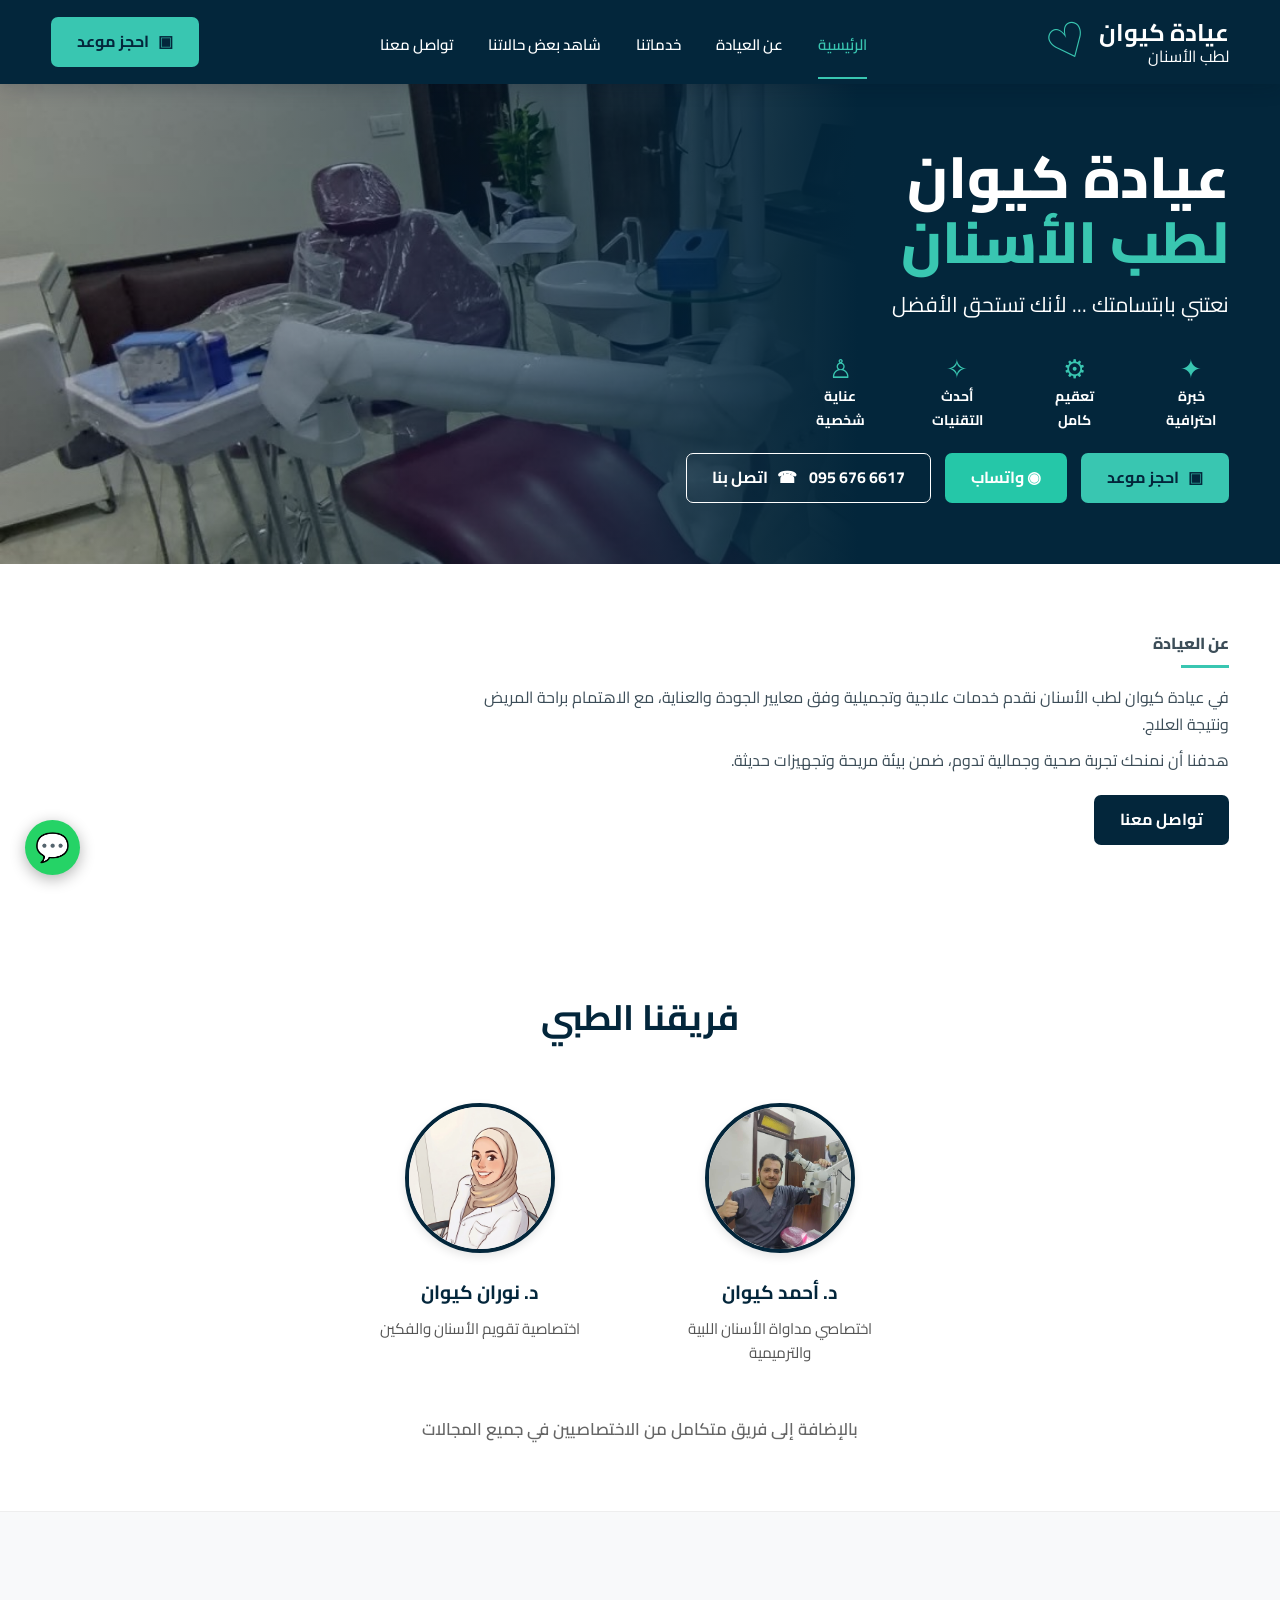
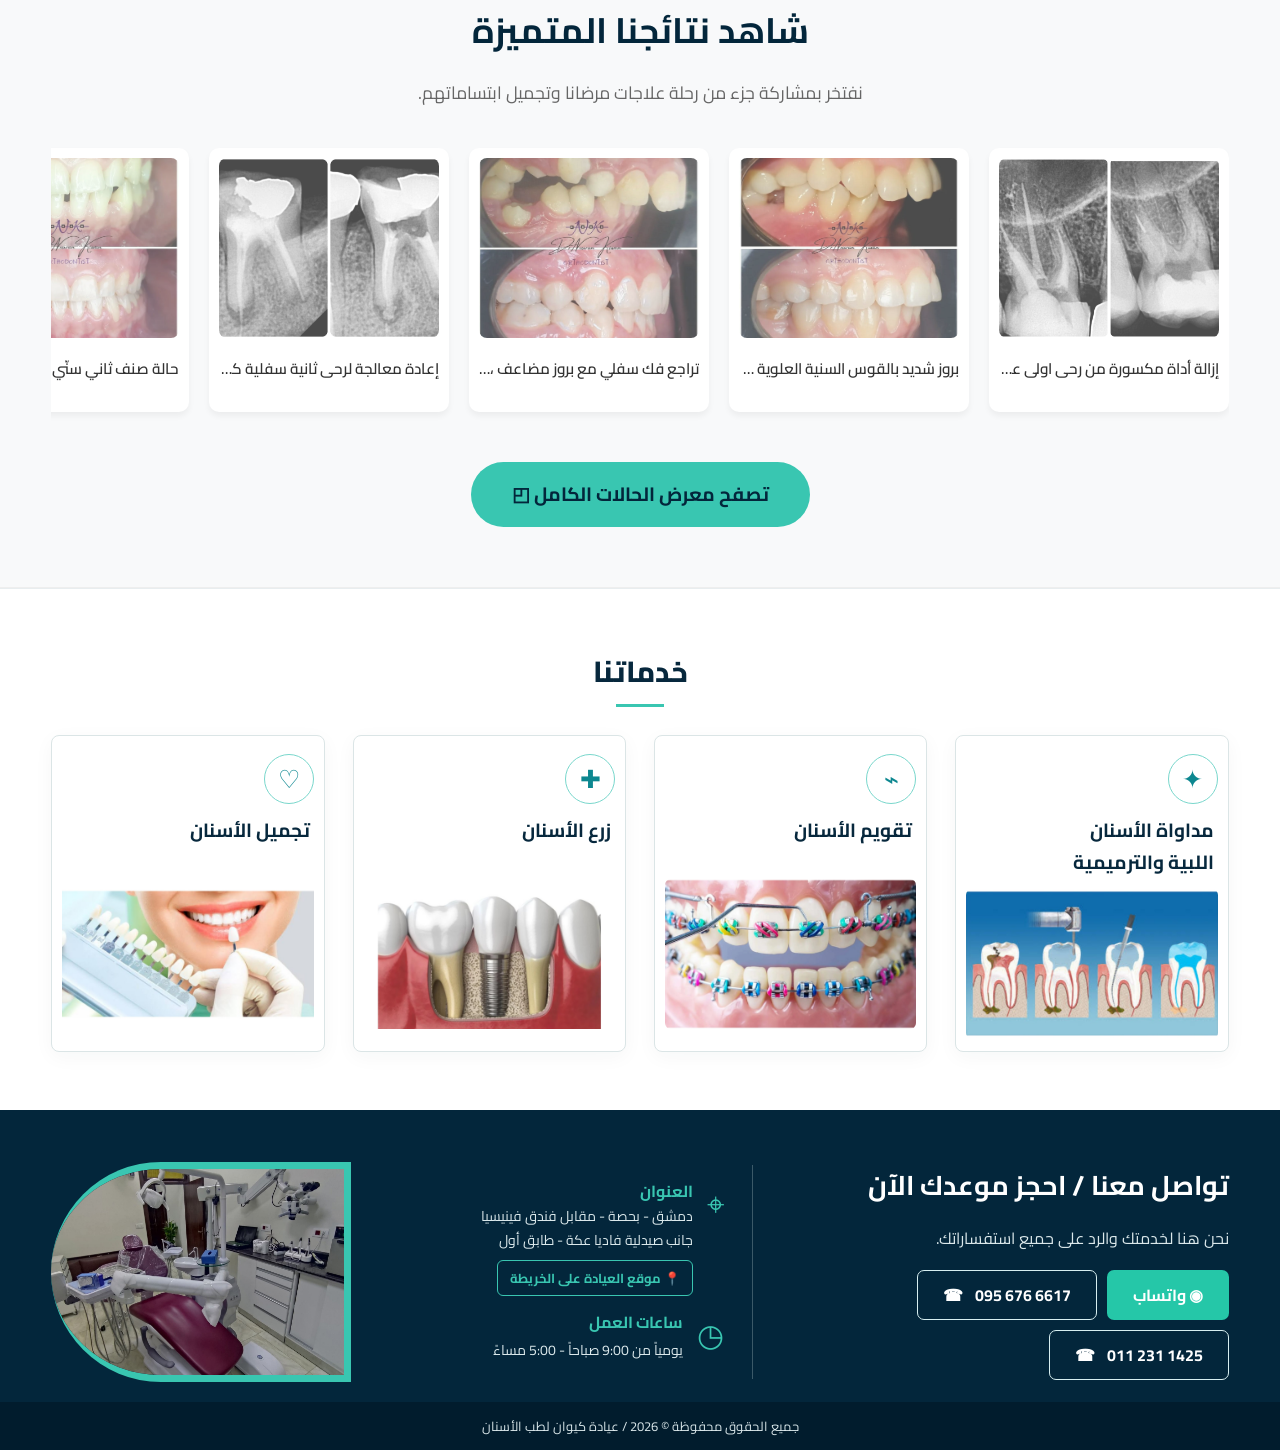
<file: index.html>
<!doctype html>
<html lang="ar" dir="rtl">
<head>
  <!-- Google tag (gtag.js) -->
  <script async src="https://www.googletagmanager.com/gtag/js?id=G-BDJBF6QRRG"></script>
  <script>
    window.dataLayer = window.dataLayer || [];
    function gtag(){dataLayer.push(arguments);}
    gtag('js', new Date());

    gtag('config', 'G-BDJBF6QRRG');
  </script>

  <meta charset="utf-8">
  <meta name="viewport" content="width=device-width, initial-scale=1">
  <meta name="theme-color" content="#03263b">
  <meta name="description" content="عيادة كيوان لطب الأسنان - دمشق">
  <title>عيادة كيوان لطب الأسنان</title>
  <link rel="preconnect" href="https://fonts.googleapis.com">
  <link rel="preconnect" href="https://fonts.gstatic.com" crossorigin>
  <link href="https://fonts.googleapis.com/css2?family=Cairo:wght@400;500;600;700;800&display=swap" rel="stylesheet">
  <link rel="stylesheet" href="styles.css">
  <style>
    .cases-cta { background: #f8f9fa; padding: 60px 0; text-align: center; border-bottom: 1px solid #eee; }
    .cases-cta h2 { font-size: 2.2rem; margin-bottom: 15px; color: #03263b; }
    .cases-cta p { font-size: 1.1rem; margin-bottom: 20px; color: #666; }
    .cases-slider { display: flex; overflow-x: auto; gap: 20px; padding: 20px 10px; scroll-snap-type: x mandatory; scrollbar-width: thin; }
    .cases-slider::-webkit-scrollbar { height: 8px; }
    .cases-slider::-webkit-scrollbar-thumb { background: #ccc; border-radius: 4px; }
    .case-thumb-card { min-width: 240px; max-width: 240px; scroll-snap-align: start; background: #fff; padding: 10px; border-radius: 10px; box-shadow: 0 4px 6px rgba(0,0,0,0.05); text-align: center; }
    .case-thumb-card img { width: 100%; height: 180px; object-fit: cover; border-radius: 8px; opacity: 0.7; transition: 0.3s; cursor: pointer; }
    .case-thumb-card img:hover { opacity: 1; transform: scale(1.02); }
    .case-thumb-card p { margin-top: 10px; font-size: 0.95rem; color: #333; font-weight: 600; white-space: nowrap; overflow: hidden; text-overflow: ellipsis; }
    .btn-lg { padding: 15px 40px; font-size: 1.2rem; border-radius: 50px; text-decoration: none; display: inline-block; transition: 0.3s; }
    
    /* تنسيق قسم الفريق الطبي */
    .team-section { background: #ffffff; padding: 50px 0; text-align: center; border-bottom: 1px solid #eee; }
    .team-section h3 { font-size: 2.2rem; margin-bottom: 35px; color: #03263b; }
    .team-grid { display: flex; justify-content: center; gap: 40px; flex-wrap: wrap; margin-bottom: 25px; }
    .team-member { max-width: 280px; text-align: center; padding: 20px; }
    .team-member img { width: 150px; height: 150px; border-radius: 50%; object-fit: cover; margin-bottom: 15px; border: 4px solid #03263b; box-shadow: 0 4px 10px rgba(0,0,0,0.1); }
    .team-member h4 { margin: 0 0 8px; color: #03263b; font-size: 1.2rem; }
    .team-member p { margin: 0; color: #555; font-size: 0.95rem; line-height: 1.6; }
    .team-note { color: #666; font-size: 1.05rem; font-weight: 600; margin-top: 30px; }
    
    /* مودال التكبير في الرئيسية */
    #modal { display: none; position: fixed; top:0; left:0; width: 100%; height: 100%; background: rgba(0,0,0,0.9); z-index: 9999; justify-content: center; align-items: center; }
    #modal img { max-width: 90%; max-height: 80%; border-radius: 5px; }
  </style>

  <script type="application/ld+json">
  {
    "@context": "https://schema.org",
    "@type": "Dentist",
    "name": "عيادة كيوان لطب الأسنان",
    "image": "https://drkiwan.com/logo.png",
    "@id": "https://drkiwan.com",
    "url": "https://drkiwan.com",
    "telephone": "+963956766617",
    "address": {
      "@type": "PostalAddress",
      "streetAddress": "البحصة - مقابل فندق فينيسيا - جانب صيدلية فاديا عكة - طابق أول",
      "addressLocality": "دمشق",
      "addressRegion": "دمشق",
      "addressCountry": "SY"
    },
    "geo": {
      "@type": "GeoCoordinates",
      "latitude": 33.5138,
      "longitude": 36.2765
    },
    "openingHoursSpecification": {
      "@type": "OpeningHoursSpecification",
      "dayOfWeek": ["Monday", "Tuesday", "Wednesday", "Thursday", "Friday", "Saturday", "Sunday"],
      "opens": "09:00",
      "closes": "20:00"
    },
    "priceRange": "$$"
  }
  </script>
</head>
<body>

<a href="https://wa.me/963956766617" class="float-whatsapp" target="_blank" rel="noopener" aria-label="تواصل عبر واتساب"><span>💬</span></a>

<header class="site-header">
  <div class="container nav-wrap">
    <a class="brand" href="#home" aria-label="عيادة كيوان لطب الأسنان">
      <span class="brand-text"><strong>عيادة كيوان</strong><small>لطب الأسنان</small></span>
      <span class="tooth-logo" aria-hidden="true">♡</span>
    </a>
    <button class="menu-toggle" aria-label="فتح القائمة" aria-expanded="false">☰</button>
    <nav class="nav">
      <a class="active" href="#home">الرئيسية</a>
      <a href="#about">عن العيادة</a>
      <a href="#services">خدماتنا</a>
      <a href="cases.html">شاهد بعض حالاتنا</a>
      <a href="#contact">تواصل معنا</a>
    </nav>
    <a class="btn btn-primary nav-appointment" href="booking.html">▣ &nbsp; احجز موعد</a>
  </div>
</header>

<main id="home">
  <section class="hero">
    <div class="hero-photo"></div>
    <div class="hero-overlay"></div>
    <div class="container hero-content">
      <div class="hero-copy">
        <h1>عيادة كيوان<br><span>لطب الأسنان</span></h1>
        <p class="hero-tag">نعتني بابتسامتك ... لأنك تستحق الأفضل</p>
        <div class="features">
          <div><i>✦</i><b>خبرة<br>احترافية</b></div>
          <div><i>⚙</i><b>تعقيم<br>كامل</b></div>
          <div><i>✧</i><b>أحدث<br>التقنيات</b></div>
          <div><i>♙</i><b>عناية<br>شخصية</b></div>
        </div>
        <div class="hero-actions">
          <a class="btn btn-primary" href="booking.html">▣ &nbsp; احجز موعد</a>
          <a class="btn btn-whatsapp" href="https://wa.me/963956766617" target="_blank" rel="noopener">◉ واتساب</a>
          <a class="btn btn-outline" href="tel:0956766617"><span class="phone-number">095 676 6617</span> &nbsp; ☎ &nbsp; اتصل بنا</a>
        </div>
      </div>
    </div>
  </section>

  <section id="about" class="section about">
    <div class="container about-grid">
      <div class="about-copy about-no-photo">
        <p class="eyebrow">عن العيادة</p>
        <h2>عناية دقيقة، وابتسامة بثقة</h2>
        <p>في عيادة كيوان لطب الأسنان نقدم خدمات علاجية وتجميلية وفق معايير الجودة والعناية، مع الاهتمام براحة المريض ونتيجة العلاج.</p>
        <p>هدفنا أن نمنحك تجربة صحية وجمالية تدوم، ضمن بيئة مريحة وتجهيزات حديثة.</p>
        <a class="btn btn-dark" href="#contact">تواصل معنا</a>
      </div>
    </div>
  </section>

  <section class="team-section">
    <div class="container">
      <h3>فريقنا الطبي</h3>
      <div class="team-grid">
        <div class="team-member">
          <img src="assets/ahmad.jpg" alt="د. أحمد كيوان">
          <h4>د. أحمد كيوان</h4>
          <p>اختصاصي مداواة الأسنان اللبية والترميمية</p>
        </div>
        <div class="team-member">
          <img src="assets/nouran.jpg" alt="د. نوران كيوان">
          <h4>د. نوران كيوان</h4>
          <p>اختصاصية تقويم الأسنان والفكين</p>
        </div>
      </div>
      <p class="team-note">بالإضافة إلى فريق متكامل من الاختصاصيين في جميع المجالات</p>
    </div>
  </section>

  <section class="cases-cta">
    <div class="container">
      <h2>شاهد نتائجنا المتميزة</h2>
      <p>نفتخر بمشاركة جزء من رحلة علاجات مرضانا وتجميل ابتساماتهم.</p>
      <div id="index-cases-slider" class="cases-slider">
        <p style="width: 100%; text-align: center; color: #888;">جاري تحميل الحالات...</p>
      </div>
      <div style="margin-top: 30px;">
        <a class="btn btn-primary btn-lg" href="cases.html">تصفح معرض الحالات الكامل ◰</a>
      </div>
    </div>
  </section>

  <section id="services" class="section services">
    <div class="container">
      <div class="section-title"><h2>خدماتنا</h2><span></span></div>
      <div class="service-grid">
        <article class="service-card"><div class="service-icon">✦</div><h3>مداواة الأسنان<br>اللبية والترميمية</h3><img src="assets/service-4.jpg" alt=""></article>
        <article class="service-card"><div class="service-icon">⌁</div><h3>تقويم الأسنان</h3><img src="assets/service-3.jpg" alt=""></article>
        <article class="service-card"><div class="service-icon">✚</div><h3>زرع الأسنان</h3><img src="assets/service-2.jpg" alt=""></article>
        <article class="service-card"><div class="service-icon">♡</div><h3>تجميل الأسنان</h3><img src="assets/service-1.jpg" alt=""></article>
      </div>
    </div>
  </section>

  <section id="contact" class="contact">
    <div class="container contact-grid">
      <div class="contact-cta">
        <h2>تواصل معنا / احجز موعدك الآن</h2>
        <p>نحن هنا لخدمتك والرد على جميع استفساراتك.</p>
        <div class="contact-buttons">
          <a class="btn btn-whatsapp" href="https://wa.me/963956766617" target="_blank" rel="noopener">◉ واتساب</a>
          <a class="btn btn-outline-light" href="tel:0956766617"><span class="phone-number">095 676 6617</span> &nbsp; ☎</a>
          <a class="btn btn-outline-light" href="tel:0112311425"><span class="phone-number">011 231 1425</span> &nbsp; ☎</a>
        </div>
      </div>
      <div class="contact-info">
        <div class="info-row"><span class="info-icon">⌖</span><div><strong>العنوان</strong><a class="location-link" href="https://maps.app.goo.gl/LBmP9zxNT2rYELF67" target="_blank" rel="noopener"><span>دمشق - بحصة - مقابل فندق فينيسيا<br>جانب صيدلية فاديا عكة - طابق أول</span><b>📍 موقع العيادة على الخريطة</b></a></div></div>
        <div class="info-row"><span class="info-icon">◷</span><div><strong>ساعات العمل</strong><p>يومياً من 9:00 صباحاً - 5:00 مساءً</p></div></div>
      </div>
      <div class="contact-photo"><img src="assets/clinic-room.jpg" alt="غرفة العلاج في عيادة كيوان"></div>
    </div>
  </section>
</main>

<div id="modal" onclick="this.style.display='none'">
  <span class="share-icon" onclick="event.stopPropagation(); if(navigator.share){navigator.share({title: 'حالة علاجية - عيادة كيوان', url: window.location.href}).catch(()=>{});}else{alert('ميزة المشاركة غير مدعومة في متصفحك');}">🔗 مشاركة</span>
  <img id="modal-img">
</div>

<footer>جميع الحقوق محفوظة © 2026 / عيادة كيوان لطب الأسنان</footer>

<script src="script.js?v=20260813"></script>
<script>
  fetch('assets/cases/cases-list.txt?t=' + new Date().getTime())
    .then(res => res.text())
    .then(data => {
      const slider = document.getElementById('index-cases-slider');
      let lines = data.split('\n').filter(l => l.trim());
      if(lines.length === 0) {
        slider.innerHTML = '<p style="width: 100%; text-align: center; color: #888;">لا توجد حالات مضافة حالياً.</p>';
        return;
      }
      lines.reverse();
      slider.innerHTML = '';
      lines.forEach(line => {
        const parts = line.split('|');
        if(parts.length >= 1) {
          const file = parts[0].trim();
          const cat = parts[1] ? parts[1].trim() : '';
          const title = parts[2] ? parts[2].trim() : (cat ? cat : 'حالة طبية');
          slider.innerHTML += `
            <div class="case-thumb-card">
              <img src="assets/cases/${file}" alt="${title}" onclick="document.getElementById('modal-img').src=this.src; document.getElementById('modal').style.display='flex'">
              <p>${title}</p>
            </div>`;
        }
      });
    })
    .catch(err => {
      console.error(err);
      document.getElementById('index-cases-slider').innerHTML = '<p style="width: 100%; text-align: center; color: #e74c3c;">تعذر تحميل الحالات.</p>';
    });
</script>
</body>
</html>
</file>
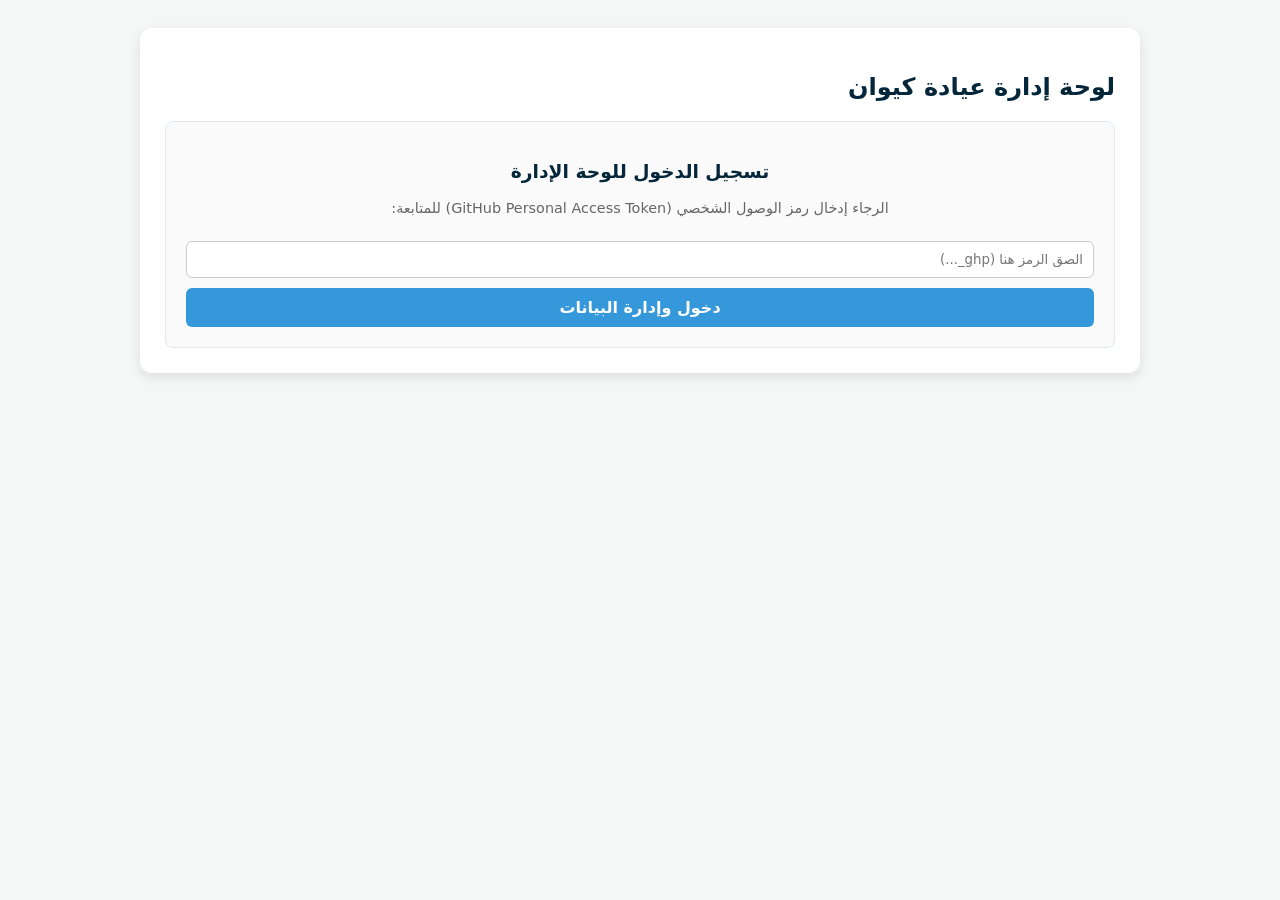
<file: admin.html>
<!DOCTYPE html>
<html lang="ar" dir="rtl">

<head>

    <meta charset="UTF-8">

    <meta name="viewport"
          content="width=device-width, initial-scale=1.0">

    <title>لوحة إدارة حالات عيادة كيوان</title>

    <style>

        body {
            font-family: system-ui, sans-serif;
            padding: 20px;
            background: #f4f7f6;
            color: #333;
        }

        .container {
            max-width: 950px;
            margin: auto;
            background: white;
            padding: 25px;
            border-radius: 12px;
            box-shadow: 0 4px 12px rgba(0,0,0,0.1);
        }

        h2,
        h3 {
            color: #03263b;
        }

        .stats-box {
            background: #eef2f5;
            padding: 15px;
            border-radius: 8px;
            margin-bottom: 20px;
            font-size: 0.95rem;
            line-height: 1.6;
        }

        .category-group {
            margin-bottom: 25px;
            background: #fafafa;
            border: 1px solid #e1e8ed;
            border-radius: 8px;
            padding: 15px;
        }

        .category-title {
            font-size: 1.1rem;
            color: #2980b9;
            margin-bottom: 10px;
            border-bottom: 2px solid #e1e8ed;
            padding-bottom: 5px;
            display: flex;
            justify-content: space-between;
            align-items: center;
        }

        .case-item {
            display: flex;
            justify-content: space-between;
            padding: 10px;
            border-bottom: 1px solid #eee;
            align-items: center;
            gap: 12px;
            background: white;
            margin-bottom: 8px;
            border-radius: 6px;
        }

        .case-item:last-child {
            margin-bottom: 0;
        }

        .case-thumb {
            width: 60px;
            height: 60px;
            object-fit: cover;
            border-radius: 6px;
            border: 1px solid #ccc;
            cursor: pointer;
            transition: transform 0.2s;
            flex-shrink: 0;
        }

        .case-thumb:hover {
            transform: scale(1.05);
        }

        .case-info {
            flex-grow: 1;
            font-size: 0.95rem;
        }

        .btn-group {
            display: flex;
            gap: 5px;
            flex-shrink: 0;
        }

        .delete-btn {
            background: #e74c3c;
            color: white;
            border: none;
            padding: 6px 12px;
            border-radius: 4px;
            cursor: pointer;
        }

        .edit-btn {
            background: #f39c12;
            color: white;
            border: none;
            padding: 6px 12px;
            border-radius: 4px;
            cursor: pointer;
        }

        input,
        select,
        button {
            width: 100%;
            padding: 10px;
            margin-top: 10px;
            border-radius: 6px;
            border: 1px solid #ccc;
            box-sizing: border-box;
            font-family: inherit;
        }

        .primary-btn {
            background: #3498db;
            color: white;
            border: none;
            cursor: pointer;
            font-weight: bold;
            font-size: 1rem;
        }

        .primary-btn:hover {
            background: #2980b9;
        }

        .token-box {
            background: #fafafa;
            padding: 20px;
            border-radius: 8px;
            border: 1px solid #e1e8ed;
            text-align: center;
        }

        hr {
            margin: 30px 0;
            border: 0;
            border-top: 1px solid #eee;
        }

        .loading {
            text-align: center;
            color: #666;
            padding: 20px;
        }

        .section-box {
            background: #fdfdfd;
            border: 1px solid #dcdcdc;
            padding: 20px;
            border-radius: 10px;
            margin-bottom: 30px;
        }

        /* =========================
           قسم الأوقات المغلقة
           ========================= */

        .blocked-section {
            background: #fffaf5;
            border: 1px solid #f0d6b8;
        }

        .blocked-title {
            color: #c0392b;
        }

        .blocked-form {
            background: #ffffff;
            border: 1px solid #eee;
            border-radius: 8px;
            padding: 15px;
            margin-top: 15px;
        }

        .blocked-form label {
            display: block;
            margin-top: 10px;
            font-size: 0.9rem;
            color: #555;
            font-weight: 600;
        }

        .blocked-add-btn {
            background: #e67e22;
            color: white;
            border: none;
            cursor: pointer;
            font-weight: bold;
            font-size: 1rem;
        }

        .blocked-add-btn:hover {
            background: #d35400;
        }

        .blocked-item {
            background: white;
            border: 1px solid #e5e5e5;
            border-radius: 8px;
            padding: 12px;
            margin-top: 10px;
            display: flex;
            justify-content: space-between;
            align-items: center;
            gap: 10px;
        }

        .blocked-info {
            flex: 1;
            line-height: 1.7;
        }

        .blocked-remove-btn {
            width: auto;
            background: #e74c3c;
            color: white;
            border: none;
            cursor: pointer;
            padding: 7px 12px;
            margin: 0;
        }

        .blocked-empty {
            color: #777;
            text-align: center;
            padding: 15px;
        }

        @media (max-width: 600px) {

            body {
                padding: 10px;
            }

            .container {
                padding: 15px;
            }

            .case-item {
                flex-wrap: wrap;
            }

            .btn-group {
                width: 100%;
            }

            .btn-group button {
                flex: 1;
            }

            .blocked-item {
                flex-direction: column;
                align-items: stretch;
            }

            .blocked-remove-btn {
                width: 100%;
            }
        }

    </style>

</head>

<body>

<div class="container">

    <h2>لوحة إدارة عيادة كيوان</h2>

    <!-- تسجيل الدخول -->

    <div id="auth-section"
         class="token-box">

        <h3>تسجيل الدخول للوحة الإدارة</h3>

        <p style="color:#666;font-size:0.9rem;">
            الرجاء إدخال رمز الوصول الشخصي
            (GitHub Personal Access Token)
            للمتابعة:
        </p>

        <input type="password"
               id="token"
               placeholder="الصق الرمز هنا (ghp_...)">

        <button class="primary-btn"
                onclick="loginAndLoad()">
            دخول وإدارة البيانات
        </button>

    </div>


    <!-- المحتوى -->

    <div id="admin-content"
         style="display:none;">

        <div style="
            display:flex;
            justify-content:space-between;
            align-items:center;
            background:#eef2f5;
            padding:10px 15px;
            border-radius:6px;
            margin-bottom:20px;
        ">

            <span style="
                color:#27ae60;
                font-weight:bold;
            ">
                ✓ متصل بالمستودع بنجاح
            </span>

            <button onclick="logout()"
                    style="
                        width:auto;
                        margin:0;
                        background:#7f8c8d;
                        color:white;
                        border:none;
                        padding:5px 12px;
                        border-radius:4px;
                        cursor:pointer;
                        font-size:0.85rem;
                    ">
                تسجيل الخروج / تغيير الرمز
            </button>

        </div>


        <!-- =========================================
             قسم الأوقات المغلقة الجديد
             ========================================= -->

        <div class="section-box blocked-section">

            <h3 class="blocked-title">
                🔒 إغلاق أوقات للحجز
            </h3>

            <p style="
                color:#666;
                font-size:0.9rem;
                line-height:1.7;
            ">
                استخدم هذا القسم لإغلاق ساعات محددة في يوم معين
                لمرة واحدة فقط.
                <br>
                مثال: إذا أغلقت من 01:00 إلى 04:00،
                فلن يستطيع الزوار حجز ساعات 01:00 و02:00 و03:00 و04:00
                في ذلك اليوم.
            </p>


            <div class="blocked-form">

                <label for="blockedDate">
                    تاريخ الإغلاق:
                </label>

                <input type="date"
                       id="blockedDate">


                <label for="blockedFrom">
                    من الساعة:
                </label>

                <select id="blockedFrom">

                    <option value="">اختر الساعة</option>

                    <option value="09">09:00 صباحاً</option>
                    <option value="10">10:00 صباحاً</option>
                    <option value="11">11:00 صباحاً</option>
                    <option value="12">12:00 ظهراً</option>
                    <option value="13">01:00 ظهراً</option>
                    <option value="14">02:00 عصراً</option>
                    <option value="15">03:00 عصراً</option>
                    <option value="16">04:00 عصراً</option>

                </select>


                <label for="blockedTo">
                    إلى الساعة:
                </label>

                <select id="blockedTo">

                    <option value="">اختر الساعة</option>

                    <option value="09">09:00 صباحاً</option>
                    <option value="10">10:00 صباحاً</option>
                    <option value="11">11:00 صباحاً</option>
                    <option value="12">12:00 ظهراً</option>
                    <option value="13">01:00 ظهراً</option>
                    <option value="14">02:00 عصراً</option>
                    <option value="15">03:00 عصراً</option>
                    <option value="16">04:00 عصراً</option>

                </select>


                <button class="blocked-add-btn"
                        onclick="addBlockedPeriod()">
                    🔒 إغلاق الأوقات المحددة
                </button>

            </div>


            <h3 style="margin-top:25px;">
                الأوقات المغلقة حالياً:
            </h3>

            <div id="blocked-list">
                جاري جلب الأوقات المغلقة...
            </div>

        </div>


        <!-- =========================================
             قسم الحالات الطبية الأصلي
             ========================================= -->

        <div class="section-box">

            <h3>
                🦷 الحالات الطبية الحالية المرفوعة:
            </h3>

            <div id="cases-list"
                 class="loading">
                جاري جلب الحالات...
            </div>


            <hr>


            <h3 id="form-title">
                إضافة حالة جديدة:
            </h3>

            <input type="hidden"
                   id="editIndex"
                   value="-1">

            <input type="hidden"
                   id="editFileName"
                   value="">


            <input type="text"
                   id="newTitle"
                   placeholder="وصف الحالة (مثال: علاج جذور وترميم سفلي...)">


            <label style="
                display:block;
                margin-top:10px;
                font-size:0.9rem;
                color:#555;
            ">
                اختر القسم:
            </label>

            <select id="newCategory">

                <option value="المداواة اللبية">
                    المداواة اللبية
                </option>

                <option value="المداواة الترميمية">
                    المداواة الترميمية
                </option>

                <option value="تجميل الأسنان">
                    تجميل الأسنان
                </option>

                <option value="زرع الأسنان">
                    زرع الأسنان
                </option>

                <option value="تقويم الأسنان">
                    تقويم الأسنان
                </option>

                <option value="حالات أخرى">
                    حالات أخرى
                </option>

            </select>


            <label style="
                display:block;
                margin-top:10px;
                font-size:0.9rem;
                color:#555;
            ">
                صورة الحالة:
            </label>

            <input type="file"
                   id="newFile">


            <button class="primary-btn"
                    id="save-btn"
                    onclick="saveCase()">
                رفع وإضافة الحالة
            </button>


            <button id="cancel-edit-btn"
                    style="
                        display:none;
                        background:#95a5a6;
                        color:white;
                        border:none;
                        cursor:pointer;
                    "
                    onclick="resetForm()">
                إلغاء التعديل
            </button>

        </div>

    </div>

</div>


<script>

    const repo = "ahmadkikii/kiwan-dental";

    /*
     * ملف الأوقات المغلقة
     */
    const blockedFilePath =
        "assets/blocked-times.json";


    /*
     * تسجيل الدخول
     */
    window.onload = function() {

        const savedToken =
            localStorage.getItem('ghToken');

        if(savedToken) {

            document.getElementById('token').value =
                savedToken;

            loginAndLoad();

        }

    };


    function loginAndLoad() {

        const token =
            document.getElementById('token').value.trim();

        if(!token) {

            alert("الرجاء إدخال رمز الوصول أولاً.");

            return;
        }

        localStorage.setItem('ghToken', token);

        document.getElementById('auth-section').style.display =
            'none';

        document.getElementById('admin-content').style.display =
            'block';

        loadCases();

        loadBlockedTimes();

    }


    function logout() {

        localStorage.removeItem('ghToken');

        document.getElementById('token').value = '';

        document.getElementById('admin-content').style.display =
            'none';

        document.getElementById('auth-section').style.display =
            'block';

    }


    /*
     * =========================================
     * إدارة الأوقات المغلقة
     * =========================================
     */


    function getHourText(hour) {

        const h =
            parseInt(hour, 10);

        if(h === 12) {
            return "12:00 ظهراً";
        }

        if(h > 12) {
            return String(h - 12).padStart(2, '0') +
                   ":00 عصراً";
        }

        return String(h).padStart(2, '0') +
               ":00 صباحاً";
    }


    function getLocalDateString() {

        const now = new Date();

        const year =
            now.getFullYear();

        const month =
            String(now.getMonth() + 1).padStart(2, '0');

        const day =
            String(now.getDate()).padStart(2, '0');

        return `${year}-${month}-${day}`;

    }


    /*
     * قراءة ملف blocked-times.json
     */
    async function getBlockedFile() {

        const token =
            localStorage.getItem('ghToken');

        const response =
            await fetch(
                `https://api.github.com/repos/${repo}/contents/${blockedFilePath}`,
                {
                    headers: {
                        'Authorization': `token ${token}`
                    }
                }
            );


        if(response.status === 404) {

            return {
                exists: false,
                data: [],
                sha: null
            };

        }


        if(!response.ok) {

            throw new Error(
                "تعذر قراءة ملف الأوقات المغلقة."
            );

        }


        const fileData =
            await response.json();


        let decoded = [];

        try {

            decoded =
                JSON.parse(
                    decodeURIComponent(
                        escape(
                            atob(fileData.content)
                        )
                    )
                );

        } catch(e) {

            decoded = [];

        }


        if(!Array.isArray(decoded)) {
            decoded = [];
        }


        return {
            exists: true,
            data: decoded,
            sha: fileData.sha
        };

    }


    /*
     * حفظ ملف الأوقات المغلقة
     */
    async function saveBlockedFile(data, sha) {

        const token =
            localStorage.getItem('ghToken');


        const jsonText =
            JSON.stringify(data, null, 2);


        const content =
            btoa(
                unescape(
                    encodeURIComponent(jsonText)
                )
            );


        const body = {

            message:
                "Update blocked booking times",

            content:
                content

        };


        if(sha) {
            body.sha = sha;
        }


        const response =
            await fetch(
                `https://api.github.com/repos/${repo}/contents/${blockedFilePath}`,
                {
                    method: 'PUT',

                    headers: {
                        'Authorization': `token ${token}`,
                        'Content-Type': 'application/json'
                    },

                    body: JSON.stringify(body)
                }
            );


        if(!response.ok) {

            throw new Error(
                "فشل حفظ الأوقات المغلقة."
            );

        }


        return await response.json();

    }


    /*
     * عرض الأوقات المغلقة
     */
    async function loadBlockedTimes() {

        const listDiv =
            document.getElementById('blocked-list');


        listDiv.innerHTML =
            "جاري جلب الأوقات المغلقة...";


        try {

            const result =
                await getBlockedFile();


            const data =
                result.data;


            if(data.length === 0) {

                listDiv.innerHTML =
                    '<div class="blocked-empty">' +
                    'لا توجد أوقات مغلقة حالياً.' +
                    '</div>';

                return;

            }


            /*
             * ترتيب حسب التاريخ
             */
            data.sort(function(a, b) {

                return a.date.localeCompare(b.date);

            });


            let html = "";


            data.forEach(function(item, index) {

                const hours =
                    Array.isArray(item.hours)
                    ? item.hours
                    : [];


                let hoursText =
                    hours.map(getHourText).join("، ");


                html += `

                    <div class="blocked-item">

                        <div class="blocked-info">

                            <strong>
                                📅 ${item.date}
                            </strong>

                            <br>

                            <span>
                                🔒 ${hoursText}
                            </span>

                        </div>

                        <button
                            class="blocked-remove-btn"
                            onclick="removeBlockedPeriod(${index})">
                            حذف الإغلاق
                        </button>

                    </div>

                `;

            });


            listDiv.innerHTML = html;


        } catch(error) {

            listDiv.innerHTML =
                '<div style="color:red;text-align:center;padding:15px;">' +
                'حدث خطأ أثناء جلب الأوقات المغلقة.' +
                '</div>';

        }

    }


    /*
     * إضافة فترة إغلاق
     */
    async function addBlockedPeriod() {

        const date =
            document.getElementById('blockedDate').value;

        const from =
            document.getElementById('blockedFrom').value;

        const to =
            document.getElementById('blockedTo').value;


        if(!date || !from || !to) {

            alert(
                "الرجاء اختيار التاريخ وساعة البداية وساعة النهاية."
            );

            return;

        }


        /*
         * منع إضافة تاريخ قديم
         */
        if(date < getLocalDateString()) {

            alert(
                "لا يمكن إغلاق أوقات في تاريخ سابق."
            );

            return;

        }


        const fromNumber =
            parseInt(from, 10);

        const toNumber =
            parseInt(to, 10);


        if(fromNumber > toNumber) {

            alert(
                "ساعة البداية يجب أن تكون قبل أو مساوية لساعة النهاية."
            );

            return;

        }


        try {

            const result =
                await getBlockedFile();


            const data =
                result.data;


            /*
             * إنشاء قائمة الساعات
             * من البداية إلى النهاية بشكل شامل
             */
            const hours = [];

            for(
                let hour = fromNumber;
                hour <= toNumber;
                hour++
            ) {

                hours.push(
                    String(hour).padStart(2, '0')
                );

            }


            /*
             * البحث عن نفس التاريخ
             */
            const existing =
                data.find(function(item) {

                    return item.date === date;

                });


            if(existing) {

                if(!Array.isArray(existing.hours)) {
                    existing.hours = [];
                }


                hours.forEach(function(hour) {

                    if(!existing.hours.includes(hour)) {

                        existing.hours.push(hour);

                    }

                });


                existing.hours.sort(
                    (a, b) =>
                        parseInt(a, 10) -
                        parseInt(b, 10)
                );


            } else {

                data.push({

                    date: date,

                    hours: hours

                });

            }


            /*
             * منع تكرار البيانات وترتيبها
             */
            data.forEach(function(item) {

                if(Array.isArray(item.hours)) {

                    item.hours =
                        [...new Set(item.hours)];

                    item.hours.sort(
                        (a, b) =>
                            parseInt(a, 10) -
                            parseInt(b, 10)
                    );

                }

            });


            data.sort(function(a, b) {

                return a.date.localeCompare(b.date);

            });


            await saveBlockedFile(
                data,
                result.sha
            );


            alert(
                "تم إغلاق الأوقات المحددة بنجاح."
            );


            document.getElementById('blockedDate').value = "";
            document.getElementById('blockedFrom').value = "";
            document.getElementById('blockedTo').value = "";


            loadBlockedTimes();


        } catch(error) {

            alert(
                "حدث خطأ أثناء حفظ الإغلاق."
            );

        }

    }


    /*
     * حذف إغلاق
     */
    async function removeBlockedPeriod(index) {

        if(!confirm(
            "هل أنت متأكد من حذف هذا الإغلاق؟"
        )) {

            return;

        }


        try {

            const result =
                await getBlockedFile();


            const data =
                result.data;


            if(index < 0 || index >= data.length) {

                return;

            }


            data.splice(index, 1);


            await saveBlockedFile(
                data,
                result.sha
            );


            alert(
                "تم حذف الإغلاق بنجاح."
            );


            loadBlockedTimes();


        } catch(error) {

            alert(
                "حدث خطأ أثناء حذف الإغلاق."
            );

        }

    }


    /*
     * =========================================
     * إدارة الحالات الطبية - النظام الأصلي
     * =========================================
     */


    function formatBytes(bytes) {

        if(bytes === 0) {
            return '0 بايت';
        }

        const k = 1024;

        const sizes = [
            'بايت',
            'كيلوبايت',
            'ميغابايت'
        ];

        const i =
            Math.floor(
                Math.log(bytes) /
                Math.log(k)
            );

        return parseFloat(
            (
                bytes /
                Math.pow(k, i)
            ).toFixed(2)
        ) +
        ' ' +
        sizes[i];

    }


    async function loadCases() {

        const token =
            localStorage.getItem('ghToken');


        try {

            const res =
                await fetch(
                    `https://api.github.com/repos/${repo}/contents/assets/cases/cases-list.txt`,
                    {
                        headers: {
                            'Authorization': `token ${token}`
                        }
                    }
                );


            if(!res.ok) {

                if(res.status === 401) {

                    logout();

                    return;

                }

                document.getElementById('cases-list').innerHTML =
                    "لا توجد حالات حالياً أو ملف القائمة غير موجود.";

                return;

            }


            const data =
                await res.json();


            const content =
                decodeURIComponent(
                    escape(
                        atob(data.content)
                    )
                );


            const lines =
                content
                .split('\n')
                .filter(l => l.trim());


            const listDiv =
                document.getElementById('cases-list');


            if(lines.length === 0) {

                listDiv.innerHTML =
                    "لا توجد حالات مسجلة حالياً.";

                return;

            }


            const folderRes =
                await fetch(
                    `https://api.github.com/repos/${repo}/contents/assets/cases`,
                    {
                        headers: {
                            'Authorization': `token ${token}`
                        }
                    }
                );


            const folderData =
                folderRes.ok
                ? await folderRes.json()
                : [];


            const fileSizes = {};


            if(Array.isArray(folderData)) {

                folderData.forEach(function(f) {

                    fileSizes[f.name] =
                        f.size || 0;

                });

            }


            const categories = {

                "المداواة اللبية": [],
                "المداواة الترميمية": [],
                "تجميل الأسنان": [],
                "زرع الأسنان": [],
                "تقويم الأسنان": [],
                "حالات أخرى": []

            };


            let totalGlobalSize = 0;


            lines.forEach(function(line, index) {

                const parts =
                    line.split('|');


                const file =
                    parts[0].trim();


                const cat =
                    parts[1]
                    ? parts[1].trim()
                    : 'حالات أخرى';


                const title =
                    parts[2]
                    ? parts[2].trim()
                    : (
                        parts[1]
                        ? parts[1].trim()
                        : 'بدون عنوان'
                    );


                const size =
                    fileSizes[file] || 0;


                totalGlobalSize += size;


                let formattedDate =
                    "تاريخ غير معروف";


                const match =
                    file.match(
                        /case-(\d+)\.jpg/
                    );


                if(match && match[1]) {

                    const dateObj =
                        new Date(
                            parseInt(
                                match[1],
                                10
                            )
                        );


                    if(!isNaN(
                        dateObj.getTime()
                    )) {

                        formattedDate =
                            dateObj.toLocaleString(
                                'ar-EG',
                                {
                                    year: 'numeric',
                                    month: 'short',
                                    day: 'numeric',
                                    hour: '2-digit',
                                    minute: '2-digit'
                                }
                            );

                    }

                }


                const caseObj = {

                    index,
                    file,
                    cat,
                    title,
                    size,
                    formattedDate

                };


                if(categories[cat]) {

                    categories[cat].push(
                        caseObj
                    );

                } else {

                    categories["حالات أخرى"].push(
                        caseObj
                    );

                }

            });


            let htmlContent = `

                <div class="stats-box">

                    <strong>
                        📊 إحصائيات عامة:
                    </strong>

                    <br>

                    • <strong>
                        عدد الحالات الكلي:
                      </strong>
                    ${lines.length} حالة

                    <br>

                    • <strong>
                        المساحة الإجمالية لجميع الحالات:
                      </strong>
                    ${formatBytes(totalGlobalSize)}

                </div>

            `;


            for(
                const [catName, casesArray]
                of Object.entries(categories)
            ) {

                if(casesArray.length > 0) {

                    const catTotalSize =
                        casesArray.reduce(
                            (sum, c) =>
                                sum + c.size,
                            0
                        );


                    htmlContent += `

                        <div class="category-group">

                            <div class="category-title">

                                <span>
                                    📂 ${catName}
                                    (${casesArray.length} حالة)
                                </span>

                                <small style="
                                    color:#666;
                                    font-size:0.85rem;
                                ">
                                    مساحة القسم:
                                    ${formatBytes(catTotalSize)}
                                </small>

                            </div>

                    `;


                    casesArray.forEach(function(c) {

                        const imgSrc =
                            `assets/cases/${c.file}`;


                        htmlContent += `

                            <div class="case-item">

                                <img
                                    src="${imgSrc}"
                                    class="case-thumb"
                                    alt="صورة الحالة"
                                    onclick="window.open('${imgSrc}', '_blank')"
                                    title="انقر لتكبير الصورة"
                                >


                                <div class="case-info">

                                    <strong>
                                        ${c.title}
                                    </strong>

                                    <br>

                                    <small style="
                                        color:#888;
                                    ">
                                        الملف: ${c.file}
                                        |
                                        الحجم: ${formatBytes(c.size)}
                                        |
                                        📅 تاريخ الإضافة:
                                        ${c.formattedDate}
                                    </small>

                                </div>


                                <div class="btn-group">

                                    <button
                                        class="edit-btn"
                                        onclick="startEdit(
                                            ${c.index},
                                            '${c.file}',
                                            '${c.cat}',
                                            '${c.title}'
                                        )">
                                        تعديل
                                    </button>


                                    <button
                                        class="delete-btn"
                                        onclick="deleteCase(
                                            ${c.index},
                                            '${c.file}'
                                        )">
                                        حذف نهائي
                                    </button>

                                </div>

                            </div>

                        `;

                    });


                    htmlContent += `</div>`;

                }

            }


            listDiv.innerHTML =
                htmlContent;


        } catch(e) {

            document.getElementById('cases-list').innerHTML =
                "حدث خطأ أثناء جلب الحالات.";

        }

    }


    function startEdit(
        index,
        file,
        cat,
        title
    ) {

        document.getElementById('editIndex').value =
            index;

        document.getElementById('editFileName').value =
            file;

        document.getElementById('newTitle').value =
            title;

        document.getElementById('newCategory').value =
            cat;

        document.getElementById('form-title').innerText =
            "تعديل الحالة المحددة:";

        document.getElementById('save-btn').innerText =
            "حفظ التعديلات";

        document.getElementById('cancel-edit-btn').style.display =
            "block";

        window.scrollTo({
            top: document.body.scrollHeight,
            behavior: 'smooth'
        });

    }


    function resetForm() {

        document.getElementById('editIndex').value =
            "-1";

        document.getElementById('editFileName').value =
            "";

        document.getElementById('newTitle').value =
            "";

        document.getElementById('newFile').value =
            "";

        document.getElementById('form-title').innerText =
            "إضافة حالة جديدة:";

        document.getElementById('save-btn').innerText =
            "رفع وإضافة الحالة";

        document.getElementById('cancel-edit-btn').style.display =
            "none";

    }


    async function deleteCase(
        index,
        fileName
    ) {

        if(!confirm(
            "⚠️ تنبيه هام: هل أنت متأكد تماماً من رغبتك في الحذف النهائي؟"
        )) {
            return;
        }


        const token =
            localStorage.getItem('ghToken');


        try {

            const imgRes =
                await fetch(
                    `https://api.github.com/repos/${repo}/contents/assets/cases/${fileName}`,
                    {
                        headers: {
                            'Authorization': `token ${token}`
                        }
                    }
                );


            if(imgRes.ok) {

                const imgData =
                    await imgRes.json();


                await fetch(
                    `https://api.github.com/repos/${repo}/contents/assets/cases/${fileName}`,
                    {
                        method: 'DELETE',

                        headers: {
                            'Authorization': `token ${token}`,
                            'Content-Type': 'application/json'
                        },

                        body: JSON.stringify({
                            message:
                                "Delete case image file",
                            sha:
                                imgData.sha
                        })
                    }
                );

            }


            const listRes =
                await fetch(
                    `https://api.github.com/repos/${repo}/contents/assets/cases/cases-list.txt`,
                    {
                        headers: {
                            'Authorization': `token ${token}`
                        }
                    }
                );


            const listData =
                await listRes.json();


            let lines =
                decodeURIComponent(
                    escape(
                        atob(listData.content)
                    )
                )
                .split('\n')
                .filter(l => l.trim());


            lines.splice(index, 1);


            const newContent =
                btoa(
                    unescape(
                        encodeURIComponent(
                            lines.join('\n') +
                            (
                                lines.length > 0
                                ? '\n'
                                : ''
                            )
                        )
                    )
                );


            await fetch(
                `https://api.github.com/repos/${repo}/contents/assets/cases/cases-list.txt`,
                {
                    method: 'PUT',

                    headers: {
                        'Authorization': `token ${token}`,
                        'Content-Type': 'application/json'
                    },

                    body: JSON.stringify({

                        message:
                            "Remove case from list",

                        content:
                            newContent,

                        sha:
                            listData.sha

                    })

                }
            );


            alert(
                "تم حذف الحالة والصورة نهائياً بنجاح!"
            );


            loadCases();


        } catch(e) {

            alert(
                "حدث خطأ أثناء محاولة الحذف."
            );

        }

    }


    async function saveCase() {

        const token =
            localStorage.getItem('ghToken');


        const title =
            document.getElementById('newTitle').value;


        const category =
            document.getElementById('newCategory').value;


        const fileInput =
            document.getElementById('newFile');


        const editIndex =
            parseInt(
                document.getElementById('editIndex').value
            );


        if(!title) {

            return alert(
                "الرجاء كتابة وصف الحالة."
            );

        }


        const listRes =
            await fetch(
                `https://api.github.com/repos/${repo}/contents/assets/cases/cases-list.txt`,
                {
                    headers: {
                        'Authorization': `token ${token}`
                    }
                }
            );


        const listData =
            listRes.ok
            ? await listRes.json()
            : null;


        let lines =
            listData
            ? decodeURIComponent(
                escape(
                    atob(listData.content)
                )
            )
            .split('\n')
            .filter(l => l.trim())
            : [];


        if(editIndex > -1) {

            let oldFileName =
                document.getElementById(
                    'editFileName'
                ).value;


            if(fileInput.files[0]) {

                const file =
                    fileInput.files[0];


                const reader =
                    new FileReader();


                reader.onloadend =
                    async function() {

                        const newFileName =
                            "case-" +
                            Date.now() +
                            ".jpg";


                        await fetch(
                            `https://api.github.com/repos/${repo}/contents/assets/cases/${newFileName}`,
                            {
                                method: 'PUT',

                                headers: {
                                    'Authorization':
                                        `token ${token}`,

                                    'Content-Type':
                                        'application/json'
                                },

                                body: JSON.stringify({

                                    message:
                                        "Upload replacement case image",

                                    content:
                                        reader.result.split(',')[1]

                                })

                            }
                        );


                        try {

                            const oldImgRes =
                                await fetch(
                                    `https://api.github.com/repos/${repo}/contents/assets/cases/${oldFileName}`,
                                    {
                                        headers: {
                                            'Authorization':
                                                `token ${token}`
                                        }
                                    }
                                );


                            if(oldImgRes.ok) {

                                const oldImgData =
                                    await oldImgRes.json();


                                await fetch(
                                    `https://api.github.com/repos/${repo}/contents/assets/cases/${oldFileName}`,
                                    {
                                        method: 'DELETE',

                                        headers: {
                                            'Authorization':
                                                `token ${token}`,

                                            'Content-Type':
                                                'application/json'
                                        },

                                        body: JSON.stringify({

                                            message:
                                                "Delete old case image",

                                            sha:
                                                oldImgData.sha

                                        })

                                    }
                                );

                            }

                        } catch(e) {}


                        lines[editIndex] =
                            `${newFileName} | ${category} | ${title}`;


                        await updateCasesFile(
                            token,
                            lines,
                            listData
                            ? listData.sha
                            : null
                        );

                    };


                reader.readAsDataURL(
                    fileInput.files[0]
                );


            } else {

                lines[editIndex] =
                    `${oldFileName} | ${category} | ${title}`;


                await updateCasesFile(
                    token,
                    lines,
                    listData
                    ? listData.sha
                    : null
                );

            }


        } else {

            if(!fileInput.files[0]) {

                return alert(
                    "الرجاء اختيار صورة للحالة الجديدة."
                );

            }


            const file =
                fileInput.files[0];


            const reader =
                new FileReader();


            reader.onloadend =
                async function() {

                    const fileName =
                        "case-" +
                        Date.now() +
                        ".jpg";


                    await fetch(
                        `https://api.github.com/repos/${repo}/contents/assets/cases/${fileName}`,
                        {
                            method: 'PUT',

                            headers: {
                                'Authorization':
                                    `token ${token}`,

                                'Content-Type':
                                    'application/json'
                            },

                            body: JSON.stringify({

                                message:
                                    "Add new case image",

                                content:
                                    reader.result.split(',')[1]

                            })

                        }
                    );


                    lines.push(
                        `${fileName} | ${category} | ${title}`
                    );


                    await updateCasesFile(
                        token,
                        lines,
                        listData
                        ? listData.sha
                        : null
                    );

                };


            reader.readAsDataURL(file);

        }

    }


    async function updateCasesFile(
        token,
        lines,
        sha
    ) {

        const newContent =
            btoa(
                unescape(
                    encodeURIComponent(
                        lines.join('\n') +
                        '\n'
                    )
                )
            );


        const bodyData = {

            message:
                "Update cases list via admin",

            content:
                newContent

        };


        if(sha) {

            bodyData.sha =
                sha;

        }


        await fetch(
            `https://api.github.com/repos/${repo}/contents/assets/cases/cases-list.txt`,
            {
                method: 'PUT',

                headers: {
                    'Authorization':
                        `token ${token}`,

                    'Content-Type':
                        'application/json'
                },

                body:
                    JSON.stringify(bodyData)
            }
        );


        alert(
            "تم حفظ التعديلات بنجاح!"
        );


        resetForm();

        loadCases();

    }

</script>

</body>
</html>
</file>
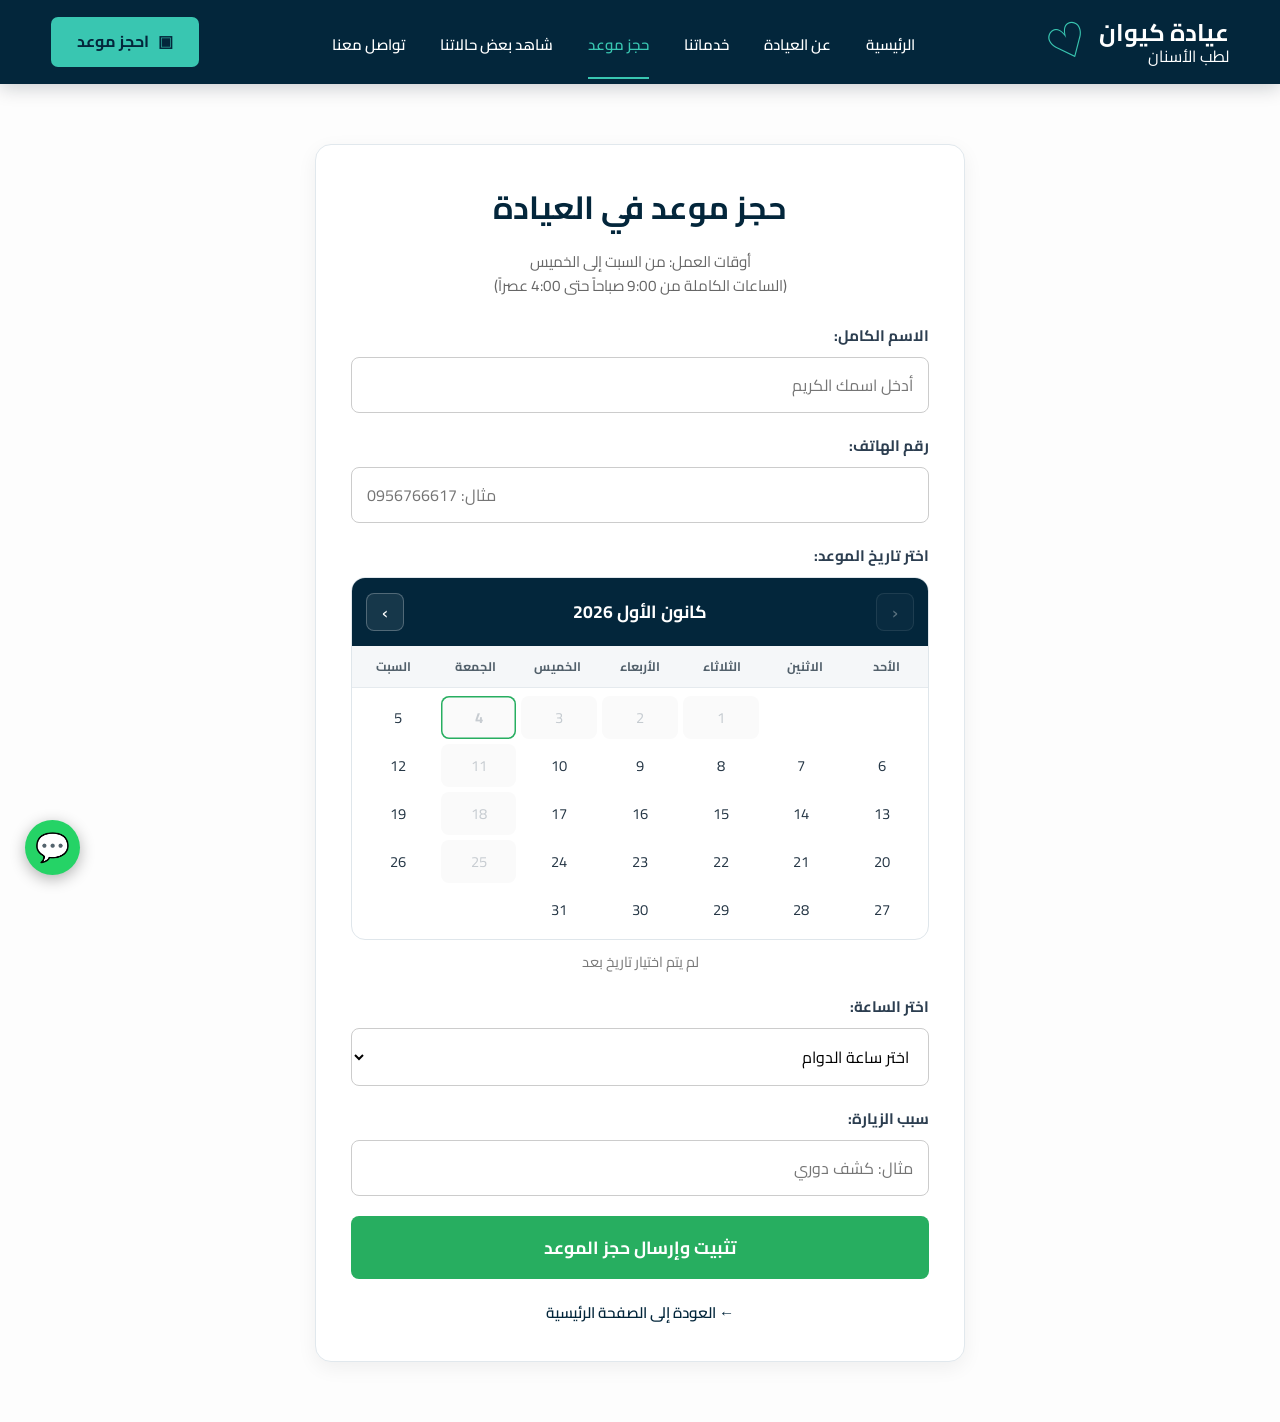
<file: booking.html>
<!doctype html>
<html lang="ar" dir="rtl">

<head>

  <!-- Google tag (gtag.js) -->
  <script async src="https://www.googletagmanager.com/gtag/js?id=G-BDJBF6QRRG"></script>

  <script>
    window.dataLayer = window.dataLayer || [];

    function gtag(){
      dataLayer.push(arguments);
    }

    gtag('js', new Date());
    gtag('config', 'G-BDJBF6QRRG');
  </script>

  <meta charset="utf-8">

  <meta
    name="viewport"
    content="width=device-width, initial-scale=1">

  <meta
    name="theme-color"
    content="#03263b">

  <meta
    name="description"
    content="حجز موعد - عيادة كيوان لطب الأسنان - دمشق">

  <title>حجز موعد - عيادة كيوان لطب الأسنان</title>

  <link rel="preconnect" href="https://fonts.googleapis.com">
  <link rel="preconnect" href="https://fonts.gstatic.com" crossorigin>

  <link
    href="https://fonts.googleapis.com/css2?family=Cairo:wght@400;500;600;700;800&display=swap"
    rel="stylesheet">

  <link
    rel="stylesheet"
    href="styles.css">

  <style>

    /* =====================================================
       الصفحة
       ===================================================== */

    .booking-page-section {
      background: #fdfdfd;
      padding: 60px 0;
      min-height: 80vh;
      display: flex;
      align-items: center;
    }

    .booking-card {
      max-width: 650px;
      margin: 0 auto;
      background: #ffffff;
      padding: 35px;
      border-radius: 16px;
      box-shadow: 0 6px 20px rgba(0,0,0,0.06);
      border: 1px solid #e1e8ed;
      width: 100%;
    }

    .booking-card h3 {
      color: #03263b;
      text-align: center;
      margin-top: 0;
      font-size: 2rem;
      margin-bottom: 10px;
    }

    .booking-card p.subtitle {
      text-align: center;
      color: #666;
      font-size: 0.95rem;
      margin-bottom: 25px;
      line-height: 1.6;
    }

    .form-group {
      margin-bottom: 20px;
    }

    .form-group label {
      display: block;
      margin-bottom: 8px;
      font-weight: bold;
      font-size: 0.95rem;
      color: #2c3e50;
    }

    .form-group input,
    .form-group select {
      width: 100%;
      padding: 12px 15px;
      border-radius: 8px;
      border: 1px solid #ccc;
      box-sizing: border-box;
      font-size: 1rem;
      outline: none;
      transition: border-color 0.2s;
      font-family: inherit;
      background: #fff;
    }

    .form-group input:focus,
    .form-group select:focus {
      border-color: #27ae60;
      box-shadow: 0 0 5px rgba(39,174,96,0.2);
    }


    /* =====================================================
       زر الحجز
       ===================================================== */

    .booking-btn {
      width: 100%;
      background: #27ae60;
      color: white;
      border: none;
      padding: 15px;
      border-radius: 8px;
      font-weight: bold;
      cursor: pointer;
      font-size: 1.1rem;
      transition: background 0.2s;
      font-family: inherit;
    }

    .booking-btn:hover {
      background: #219653;
    }

    .booking-btn:disabled {
      opacity: 0.7;
      cursor: not-allowed;
    }

    #booking-msg {
      margin-top: 15px;
      text-align: center;
      font-size: 1rem;
      font-weight: bold;
    }


    /* =====================================================
       بطاقة نجاح الحجز
       ===================================================== */

    .booking-success-card {
      display: none;
      margin-top: 20px;
      padding: 24px 20px;
      border-radius: 14px;
      background: #f4fbf7;
      border: 1px solid #bde5cc;
      text-align: center;
      animation: bookingSuccessIn 0.3s ease;
    }

    .booking-success-icon {
      width: 58px;
      height: 58px;
      margin: 0 auto 12px;
      border-radius: 50%;
      background: #27ae60;
      color: white;
      display: flex;
      align-items: center;
      justify-content: center;
      font-size: 30px;
      font-weight: bold;
    }

    .booking-success-card h4 {
      margin: 0 0 8px;
      color: #03263b;
      font-size: 1.3rem;
    }

    .booking-success-card .success-subtitle {
      margin: 0 0 18px;
      color: #666;
      font-size: 0.95rem;
    }

    .booking-details {
      background: white;
      border-radius: 10px;
      padding: 14px;
      border: 1px solid #e1e8ed;
    }

    .booking-detail-row {
      display: flex;
      align-items: center;
      justify-content: center;
      gap: 8px;
      margin: 8px 0;
      color: #03263b;
      font-size: 1rem;
      font-weight: 600;
    }

    .booking-detail-row span:first-child {
      font-size: 1.1rem;
    }

    .success-note {
      margin: 15px 0 0;
      color: #555;
      font-size: 0.88rem;
      line-height: 1.6;
    }

    @keyframes bookingSuccessIn {
      from {
        opacity: 0;
        transform: translateY(8px);
      }

      to {
        opacity: 1;
        transform: translateY(0);
      }
    }


    /* =====================================================
       العودة
       ===================================================== */

    .back-home {
      text-align: center;
      margin-top: 20px;
    }

    .back-home a {
      color: #03263b;
      text-decoration: none;
      font-weight: 600;
      font-size: 0.95rem;
    }

    .back-home a:hover {
      text-decoration: underline;
    }


    /* =====================================================
       التقويم
       ===================================================== */

    .calendar-wrapper {
      width: 100%;
      margin-top: 5px;
    }

    .calendar-box {
      width: 100%;
      background: #ffffff;
      border: 1px solid #dfe6eb;
      border-radius: 14px;
      overflow: hidden;
      box-sizing: border-box;
    }

    .calendar-header {
      background: #03263b;
      color: white;
      padding: 15px 14px;
      display: flex;
      align-items: center;
      justify-content: space-between;
      gap: 10px;
    }

    .calendar-month-title {
      flex: 1;
      text-align: center;
      font-size: 1.1rem;
      font-weight: 700;
      user-select: none;
    }

    .calendar-nav {
      width: 38px;
      height: 38px;
      border: 1px solid rgba(255,255,255,0.25);
      background: rgba(255,255,255,0.08);
      color: white;
      border-radius: 8px;
      cursor: pointer;
      font-size: 1.25rem;
      font-family: inherit;
      transition: 0.2s;
      display: flex;
      align-items: center;
      justify-content: center;
    }

    .calendar-nav:hover {
      background: rgba(255,255,255,0.18);
    }

    .calendar-nav:disabled {
      opacity: 0.35;
      cursor: not-allowed;
    }

    .calendar-weekdays {
      display: grid;
      grid-template-columns: repeat(7, 1fr);
      background: #f5f7f9;
      border-bottom: 1px solid #e5eaee;
    }

    .calendar-weekday {
      text-align: center;
      padding: 10px 2px;
      font-size: 0.78rem;
      font-weight: 700;
      color: #52606b;
    }

    .calendar-days {
      display: grid;
      grid-template-columns: repeat(7, 1fr);
      padding: 8px;
      gap: 5px;
    }

    .calendar-day {
      min-height: 43px;
      border: none;
      background: white;
      border-radius: 8px;
      font-family: inherit;
      font-size: 0.92rem;
      color: #263746;
      cursor: pointer;
      transition: 0.18s;
      display: flex;
      align-items: center;
      justify-content: center;
      position: relative;
    }

    .calendar-day:hover:not(.disabled):not(.empty) {
      background: #edf7f1;
      color: #219653;
    }

    .calendar-day.empty {
      cursor: default;
      background: transparent;
    }

    .calendar-day.disabled {
      color: #c5cbd0;
      background: #fafafa;
      cursor: not-allowed;
    }

    .calendar-day.friday {
      color: #c7ccd1;
      background: #fafafa;
      cursor: not-allowed;
    }

    .calendar-day.full-blocked {
      color: #c7ccd1;
      background: #fafafa;
      cursor: not-allowed;
      text-decoration: line-through;
    }

    .calendar-day.today {
      box-shadow: inset 0 0 0 1.5px #27ae60;
      font-weight: 700;
    }

    .calendar-day.selected {
      background: #27ae60 !important;
      color: white !important;
      font-weight: 700;
      box-shadow: none;
    }

    .selected-date-display {
      margin-top: 10px;
      min-height: 22px;
      text-align: center;
      color: #03263b;
      font-size: 0.9rem;
      font-weight: 600;
    }

    .selected-date-display.empty {
      color: #777;
      font-weight: 400;
    }


    /* =====================================================
       موبايل
       ===================================================== */

    @media (max-width: 600px) {

      .booking-page-section {
        padding: 30px 0;
      }

      .booking-card {
        padding: 22px 16px;
        border-radius: 14px;
      }

      .booking-card h3 {
        font-size: 1.55rem;
      }

      .calendar-days {
        padding: 6px;
        gap: 3px;
      }

      .calendar-day {
        min-height: 40px;
        font-size: 0.88rem;
      }

      .calendar-weekday {
        font-size: 0.7rem;
        padding: 8px 1px;
      }

      .calendar-month-title {
        font-size: 1rem;
      }

      .booking-success-card {
        padding: 20px 14px;
      }

    }

  </style>

</head>


<body>


<a
  href="https://wa.me/963956766617"
  class="float-whatsapp"
  target="_blank"
  rel="noopener"
  aria-label="تواصل عبر واتساب">

  <span>💬</span>

</a>


<header class="site-header">

  <div class="container nav-wrap">

    <a
      class="brand"
      href="index.html"
      aria-label="عيادة كيوان لطب الأسنان">

      <span class="brand-text">
        <strong>عيادة كيوان</strong>
        <small>لطب الأسنان</small>
      </span>

      <span
        class="tooth-logo"
        aria-hidden="true">

        ♡

      </span>

    </a>


    <button
      class="menu-toggle"
      aria-label="فتح القائمة"
      aria-expanded="false">

      ☰

    </button>


    <nav class="nav">

      <a href="index.html#home">
        الرئيسية
      </a>

      <a href="index.html#about">
        عن العيادة
      </a>

      <a href="index.html#services">
        خدماتنا
      </a>

      <a
        class="active"
        href="booking.html">

        حجز موعد

      </a>

      <a href="cases.html">
        شاهد بعض حالاتنا
      </a>

      <a href="index.html#contact">
        تواصل معنا
      </a>

    </nav>


    <a
      class="btn btn-primary nav-appointment"
      href="booking.html">

      ▣ &nbsp; احجز موعد

    </a>

  </div>

</header>


<main>

<section class="booking-page-section">

<div class="container">

<div class="booking-card">

<h3>
حجز موعد في العيادة
</h3>


<p class="subtitle">

أوقات العمل: من السبت إلى الخميس<br>

(الساعات الكاملة من 9:00 صباحاً حتى 4:00 عصراً)

</p>


<!-- الاسم -->

<div class="form-group">

<label>
الاسم الكامل:
</label>

<input
  type="text"
  id="visitorName"
  placeholder="أدخل اسمك الكريم">

</div>


<!-- الهاتف -->

<div class="form-group">

<label>
رقم الهاتف:
</label>

<input
  type="tel"
  id="visitorPhone"
  placeholder="مثال: 0956766617">

</div>


<!-- التاريخ -->

<div class="form-group">

<label>
اختر تاريخ الموعد:
</label>


<div class="calendar-wrapper">

<div class="calendar-box">


<div class="calendar-header">

<button
  type="button"
  class="calendar-nav"
  id="prevMonth"
  aria-label="الشهر السابق">

‹

</button>


<div
  class="calendar-month-title"
  id="calendarMonthTitle">
</div>


<button
  type="button"
  class="calendar-nav"
  id="nextMonth"
  aria-label="الشهر التالي">

›

</button>

</div>


<div class="calendar-weekdays">

<div class="calendar-weekday">الأحد</div>
<div class="calendar-weekday">الاثنين</div>
<div class="calendar-weekday">الثلاثاء</div>
<div class="calendar-weekday">الأربعاء</div>
<div class="calendar-weekday">الخميس</div>
<div class="calendar-weekday">الجمعة</div>
<div class="calendar-weekday">السبت</div>

</div>


<div
  class="calendar-days"
  id="calendarDays">
</div>


</div>


<div
  class="selected-date-display empty"
  id="selectedDateDisplay">

لم يتم اختيار تاريخ بعد

</div>


</div>


<input
  type="hidden"
  id="visitorDate">

</div>


<!-- الساعة -->

<div class="form-group">

<label>
اختر الساعة:
</label>


<select id="visitorHour">

<option value="">
اختر ساعة الدوام
</option>

<option value="09">
09:00 صباحاً
</option>

<option value="10">
10:00 صباحاً
</option>

<option value="11">
11:00 صباحاً
</option>

<option value="12">
12:00 ظهراً
</option>

<option value="13">
01:00 ظهراً
</option>

<option value="14">
02:00 عصراً
</option>

<option value="15">
03:00 عصراً
</option>

<option value="16">
04:00 عصراً
</option>

</select>

</div>


<!-- سبب الزيارة -->

<div class="form-group">

<label>
سبب الزيارة:
</label>

<input
  type="text"
  id="visitorNote"
  placeholder="مثال: كشف دوري">

</div>


<!-- زر الحجز -->

<button
  class="booking-btn"
  id="bookingButton"
  onclick="sendBookingRequest()">

تثبيت وإرسال حجز الموعد

</button>


<div id="booking-msg"></div>


<!-- بطاقة نجاح الحجز -->

<div
  class="booking-success-card"
  id="bookingSuccessCard">

  <div class="booking-success-icon">
    ✓
  </div>

  <h4>
    تم إرسال طلب حجزك
  </h4>

  <p class="success-subtitle">
    تم استلام طلب الموعد بنجاح.
  </p>

  <div class="booking-details">

    <div class="booking-detail-row">
      <span>📅</span>
      <span id="successDate"></span>
    </div>

    <div class="booking-detail-row">
      <span>🕐</span>
      <span id="successTime"></span>
    </div>

  </div>

  <p class="success-note">
    سيتم التواصل معك لتأكيد الموعد.
  </p>

</div>


<div class="back-home">

<a href="index.html">

← العودة إلى الصفحة الرئيسية

</a>

</div>


</div>

</div>

</section>

</main>


<script>


/* =========================================================
   Google Apps Script الجديد
   ========================================================= */

const scriptUrl =
  "https://script.google.com/macros/s/AKfycbwgRepVxCOjioORqPLHPuvzcJHsq3mwkKm9Q_iEbSgxWqNOtmo4-pzaPYOxnmlQsM4v/exec";


/* =========================================================
   الأوقات المغلقة
   ========================================================= */

const blockedTimesUrl =
  "https://raw.githubusercontent.com/ahmadkikii/kiwan-dental/main/assets/blocked-times.json";


/* =========================================================
   ساعات الدوام
   ========================================================= */

const clinicHours = [
  "09",
  "10",
  "11",
  "12",
  "13",
  "14",
  "15",
  "16"
];


/* =========================================================
   أسماء الأشهر
   ========================================================= */

const arabicMonths = [

  "كانون الثاني",
  "شباط",
  "آذار",
  "نيسان",
  "أيار",
  "حزيران",
  "تموز",
  "آب",
  "أيلول",
  "تشرين الأول",
  "تشرين الثاني",
  "كانون الأول"

];


/* =========================================================
   أسماء الأيام
   ========================================================= */

const arabicDays = [

  "الأحد",
  "الاثنين",
  "الثلاثاء",
  "الأربعاء",
  "الخميس",
  "الجمعة",
  "السبت"

];


/* =========================================================
   تاريخ اليوم
   ========================================================= */

function getLocalDateString() {

  const now = new Date();

  const year =
    now.getFullYear();

  const month =
    String(now.getMonth() + 1)
      .padStart(2, "0");

  const day =
    String(now.getDate())
      .padStart(2, "0");

  return `${year}-${month}-${day}`;

}


const todayStr =
  getLocalDateString();


const todayDate =
  new Date(
    todayStr + "T12:00:00"
  );


/* =========================================================
   متغيرات التقويم
   ========================================================= */

let calendarYear =
  todayDate.getFullYear();

let calendarMonth =
  todayDate.getMonth();


/* =========================================================
   البيانات
   ========================================================= */

let bookedTimes = [];

let blockedTimes = [];


/* =========================================================
   عناصر الصفحة
   ========================================================= */

const calendarDays =
  document.getElementById(
    "calendarDays"
  );


const calendarMonthTitle =
  document.getElementById(
    "calendarMonthTitle"
  );


const selectedDateDisplay =
  document.getElementById(
    "selectedDateDisplay"
  );


const visitorDate =
  document.getElementById(
    "visitorDate"
  );


const visitorHour =
  document.getElementById(
    "visitorHour"
  );


const prevMonthButton =
  document.getElementById(
    "prevMonth"
  );


const nextMonthButton =
  document.getElementById(
    "nextMonth"
  );


/* =========================================================
   التحقق من الوقت المحجوز
   ========================================================= */

function isTimeBooked(
  dateInput,
  hourInput
) {

  const timeInput =
    dateInput +
    " " +
    hourInput +
    ":00";

  return bookedTimes.includes(
    timeInput
  );

}


/* =========================================================
   التحقق من الوقت المغلق
   ========================================================= */

function isTimeBlocked(
  dateInput,
  hourInput
) {

  if (!Array.isArray(blockedTimes)) {
    return false;
  }

  return blockedTimes.some(
    function(item) {

      return (
        item &&
        item.date === dateInput &&
        Array.isArray(item.hours) &&
        item.hours.includes(hourInput)
      );

    }
  );

}


/* =========================================================
   التحقق إذا كان اليوم مغلقاً بالكامل
   ========================================================= */

function isFullDayBlocked(
  dateInput
) {

  if (!Array.isArray(blockedTimes)) {
    return false;
  }

  const item =
    blockedTimes.find(
      function(entry) {

        return (
          entry &&
          entry.date === dateInput &&
          Array.isArray(entry.hours)
        );

      }
    );


  if (!item) {
    return false;
  }


  return clinicHours.every(
    function(hour) {

      return item.hours.includes(hour);

    }
  );

}


/* =========================================================
   تحميل الأوقات المغلقة
   ========================================================= */

async function loadBlockedTimes() {

  try {

    const response =
      await fetch(
        blockedTimesUrl +
        "?v=" +
        Date.now(),
        {
          cache: "no-store"
        }
      );


    if (!response.ok) {
      return [];
    }


    const data =
      await response.json();


    if (Array.isArray(data)) {
      return data;
    }


    return [];

  } catch (error) {

    console.error(
      "Blocked times error:",
      error
    );

    return [];

  }

}


/* =========================================================
   تحميل المواعيد المحجوزة
   ========================================================= */

async function loadBookedTimes() {

  try {

    const response =
      await fetch(
        scriptUrl +
        "?v=" +
        Date.now(),
        {
          cache: "no-store"
        }
      );


    if (!response.ok) {
      return [];
    }


    const data =
      await response.json();


    if (Array.isArray(data)) {
      return data.map(
        function(item) {

          return String(item).trim();

        }
      );
    }


    return [];

  } catch (error) {

    console.error(
      "Booked times error:",
      error
    );

    return [];

  }

}


/* =========================================================
   تحميل كل البيانات
   ========================================================= */

async function refreshBookingData() {

  const results =
    await Promise.all([
      loadBookedTimes(),
      loadBlockedTimes()
    ]);


  bookedTimes =
    results[0];

  blockedTimes =
    results[1];


  renderCalendar();

  updateHourOptions();

}


/* =========================================================
   رسم التقويم
   ========================================================= */

function renderCalendar() {

  calendarDays.innerHTML = "";


  calendarMonthTitle.innerText =
    arabicMonths[calendarMonth] +
    " " +
    calendarYear;


  const firstDay =
    new Date(
      calendarYear,
      calendarMonth,
      1
    ).getDay();


  const daysInMonth =
    new Date(
      calendarYear,
      calendarMonth + 1,
      0
    ).getDate();


  /* الأيام الفارغة */

  for (
    let i = 0;
    i < firstDay;
    i++
  ) {

    const empty =
      document.createElement("div");

    empty.className =
      "calendar-day empty";

    calendarDays.appendChild(
      empty
    );

  }


  /* أيام الشهر */

  for (
    let day = 1;
    day <= daysInMonth;
    day++
  ) {

    const button =
      document.createElement("button");


    button.type =
      "button";


    button.className =
      "calendar-day";


    button.innerText =
      day;


    const monthString =
      String(calendarMonth + 1)
        .padStart(2, "0");


    const dayString =
      String(day)
        .padStart(2, "0");


    const dateString =
      `${calendarYear}-${monthString}-${dayString}`;


    const currentDate =
      new Date(
        calendarYear,
        calendarMonth,
        day,
        12,
        0,
        0
      );


    /* اليوم الحالي */

    if (
      dateString === todayStr
    ) {

      button.classList.add(
        "today"
      );

    }


    /* الجمعة */

    if (
      currentDate.getDay() === 5
    ) {

      button.classList.add(
        "friday"
      );

      button.disabled =
        true;

    }


    /* الأيام الماضية */

    if (
      dateString < todayStr
    ) {

      button.classList.add(
        "disabled"
      );

      button.disabled =
        true;

    }


    /* اليوم المغلق بالكامل */

    if (
      isFullDayBlocked(
        dateString
      )
    ) {

      button.classList.add(
        "full-blocked"
      );

      button.disabled =
        true;

      button.title =
        "العيادة مغلقة في هذا اليوم";

    }


    /* التاريخ المختار */

    if (
      dateString === visitorDate.value
    ) {

      button.classList.add(
        "selected"
      );

    }


    /* اختيار التاريخ */

    if (
      !button.disabled
    ) {

      button.addEventListener(
        "click",
        function() {

          selectDate(
            dateString,
            currentDate
          );

        }
      );

    }


    calendarDays.appendChild(
      button
    );

  }


  /* منع الرجوع قبل الشهر الحالي */

  if (
    calendarYear === todayDate.getFullYear() &&
    calendarMonth === todayDate.getMonth()
  ) {

    prevMonthButton.disabled =
      true;

  } else {

    prevMonthButton.disabled =
      false;

  }

}


/* =========================================================
   اختيار التاريخ
   ========================================================= */

function selectDate(
  dateString,
  dateObject
) {

  visitorDate.value =
    dateString;


  const dayName =
    arabicDays[
      dateObject.getDay()
    ];


  const dayNumber =
    dateObject.getDate();


  const monthName =
    arabicMonths[
      dateObject.getMonth()
    ];


  const year =
    dateObject.getFullYear();


  selectedDateDisplay.classList.remove(
    "empty"
  );


  selectedDateDisplay.innerText =
    "التاريخ المختار: " +
    dayName +
    " " +
    dayNumber +
    " " +
    monthName +
    " " +
    year;


  updateHourOptions();


  renderCalendar();

}


/* =========================================================
   تحديث قائمة الساعات
   ========================================================= */

function updateHourOptions() {

  const dateInput =
    visitorDate.value;


  const currentValue =
    visitorHour.value;


  visitorHour.innerHTML = "";


  const defaultOption =
    document.createElement("option");

  defaultOption.value = "";

  defaultOption.textContent =
    "اختر ساعة الدوام";

  visitorHour.appendChild(
    defaultOption
  );


  if (!dateInput) {

    return;

  }


  /* إذا اليوم مغلق بالكامل */

  if (
    isFullDayBlocked(
      dateInput
    )
  ) {

    const closedOption =
      document.createElement("option");

    closedOption.value = "";

    closedOption.textContent =
      "لا توجد أوقات متاحة - اليوم مغلق";

    closedOption.disabled =
      true;

    visitorHour.appendChild(
      closedOption
    );

    return;

  }


  let availableCount =
    0;


  clinicHours.forEach(
    function(hour) {

      /* الجمعة */

      const dateObject =
        new Date(
          dateInput +
          "T12:00:00"
        );


      if (
        dateObject.getDay() === 5
      ) {

        return;

      }


      /* الماضي في نفس اليوم */

      if (
        dateInput === todayStr &&
        parseInt(hour, 10) <= new Date().getHours()
      ) {

        return;

      }


      /* محجوز */

      if (
        isTimeBooked(
          dateInput,
          hour
        )
      ) {

        return;

      }


      /* مغلق */

      if (
        isTimeBlocked(
          dateInput,
          hour
        )
      ) {

        return;

      }


      const option =
        document.createElement(
          "option"
        );


      option.value =
        hour;


      if (hour === "09") {
        option.textContent =
          "09:00 صباحاً";
      }

      else if (hour === "10") {
        option.textContent =
          "10:00 صباحاً";
      }

      else if (hour === "11") {
        option.textContent =
          "11:00 صباحاً";
      }

      else if (hour === "12") {
        option.textContent =
          "12:00 ظهراً";
      }

      else if (hour === "13") {
        option.textContent =
          "01:00 ظهراً";
      }

      else if (hour === "14") {
        option.textContent =
          "02:00 عصراً";
      }

      else if (hour === "15") {
        option.textContent =
          "03:00 عصراً";
      }

      else if (hour === "16") {
        option.textContent =
          "04:00 عصراً";
      }


      visitorHour.appendChild(
        option
      );


      availableCount++;

    }
  );


  /* لا يوجد أي وقت متاح */

  if (
    availableCount === 0
  ) {

    const noOption =
      document.createElement(
        "option"
      );

    noOption.value =
      "";

    noOption.textContent =
      "لا توجد أوقات متاحة لهذا اليوم";

    noOption.disabled =
      true;

    visitorHour.appendChild(
      noOption
    );

    return;

  }


  /* إعادة الاختيار إذا ما زال متاحاً */

  const stillAvailable =
    Array.from(
      visitorHour.options
    ).some(
      function(option) {

        return (
          option.value ===
          currentValue
        );

      }
    );


  if (
    stillAvailable
  ) {

    visitorHour.value =
      currentValue;

  }

}


/* =========================================================
   الشهر السابق
   ========================================================= */

prevMonthButton.addEventListener(
  "click",
  function() {

    if (
      calendarMonth === 0
    ) {

      calendarMonth =
        11;

      calendarYear--;

    } else {

      calendarMonth--;

    }


    renderCalendar();

  }
);


/* =========================================================
   الشهر التالي
   ========================================================= */

nextMonthButton.addEventListener(
  "click",
  function() {

    if (
      calendarMonth === 11
    ) {

      calendarMonth =
        0;

      calendarYear++;

    } else {

      calendarMonth++;

    }


    renderCalendar();

  }
);


/* =========================================================
   عند تغيير الساعة
   ========================================================= */

visitorHour.addEventListener(
  "change",
  function() {

    const dateInput =
      visitorDate.value;

    const hourInput =
      visitorHour.value;


    if (
      !dateInput ||
      !hourInput
    ) {

      return;

    }


    if (
      isTimeBooked(
        dateInput,
        hourInput
      ) ||
      isTimeBlocked(
        dateInput,
        hourInput
      )
    ) {

      visitorHour.value = "";

      alert(
        "عذراً، هذا الوقت لم يعد متاحاً للحجز."
      );

      updateHourOptions();

    }

  }
);


/* =========================================================
   إرسال الحجز
   ========================================================= */

async function sendBookingRequest() {

  const name =
    document
      .getElementById(
        "visitorName"
      )
      .value
      .trim();


  const phone =
    document
      .getElementById(
        "visitorPhone"
      )
      .value
      .trim();


  const dateInput =
    document
      .getElementById(
        "visitorDate"
      )
      .value;


  const hourInput =
    document
      .getElementById(
        "visitorHour"
      )
      .value;


  const note =
    document
      .getElementById(
        "visitorNote"
      )
      .value
      .trim();


  const msgDiv =
    document.getElementById(
      "booking-msg"
    );


  const bookingButton =
    document.getElementById(
      "bookingButton"
    );


  const successCard =
    document.getElementById(
      "bookingSuccessCard"
    );


  /* التحقق */

  if (
    !name ||
    !phone ||
    !dateInput ||
    !hourInput
  ) {

    msgDiv.style.color =
      "red";

    msgDiv.innerText =
      "الرجاء تعبئة كافة الحقول واختيار تاريخ الموعد.";

    return;

  }


  /* التاريخ الماضي */

  if (
    dateInput < todayStr
  ) {

    msgDiv.style.color =
      "red";

    msgDiv.innerText =
      "عذراً، لا يمكن الحجز في تاريخ سابق.";

    return;

  }


  /* الجمعة */

  const selectedDate =
    new Date(
      dateInput +
      "T12:00:00"
    );


  if (
    selectedDate.getDay() === 5
  ) {

    msgDiv.style.color =
      "red";

    msgDiv.innerText =
      "عذراً، العيادة مغلقة يوم الجمعة.";

    return;

  }


  /* الوقت الماضي */

  if (
    dateInput === todayStr
  ) {

    const currentHour =
      new Date().getHours();


    if (
      parseInt(
        hourInput,
        10
      ) <= currentHour
    ) {

      msgDiv.style.color =
        "red";

      msgDiv.innerText =
        "عذراً، لا يمكن الحجز في وقت مضى من اليوم الحالي.";

      return;

    }

  }


  /* التحقق النهائي من الإغلاق */

  if (
    isTimeBlocked(
      dateInput,
      hourInput
    )
  ) {

    msgDiv.style.color =
      "red";

    msgDiv.innerText =
      "عذراً، هذا الوقت مغلق للحجز.";

    updateHourOptions();

    return;

  }


  /* التحقق النهائي من الحجز */

  if (
    isTimeBooked(
      dateInput,
      hourInput
    )
  ) {

    msgDiv.style.color =
      "red";

    msgDiv.innerText =
      "عذراً، هذا الموعد حُجز للتو من قبل مريض آخر.";

    updateHourOptions();

    return;

  }


  const timeInput =
    dateInput +
    " " +
    hourInput +
    ":00";


  bookingButton.disabled =
    true;


  bookingButton.innerText =
    "جاري تثبيت الحجز...";


  msgDiv.style.color =
    "#03263b";


  msgDiv.innerText =
    "جاري تثبيت الموعد...";


  try {


    /* إعادة فحص المواعيد قبل الإرسال */

    const freshBookedTimes =
      await loadBookedTimes();


    bookedTimes =
      freshBookedTimes;


    if (
      isTimeBooked(
        dateInput,
        hourInput
      )
    ) {

      msgDiv.style.color =
        "red";

      msgDiv.innerText =
        "عذراً، هذا الموعد حُجز للتو من قبل مريض آخر.";

      bookingButton.disabled =
        false;

      bookingButton.innerText =
        "تثبيت وإرسال حجز الموعد";

      updateHourOptions();

      return;

    }


    /* بيانات الحجز */

    const bookingData = {

      name: name,

      phone: phone,

      time: timeInput,

      note: note

    };


    /* إرسال الحجز */

    await fetch(
      scriptUrl,
      {

        method: "POST",

        mode: "no-cors",

        redirect: "follow",

        headers: {

          "Content-Type":
            "text/plain;charset=utf-8"

        },

        body:
          JSON.stringify(
            bookingData
          )

      }
    );


    /* ===================================================
       نجاح الحجز
       =================================================== */

    msgDiv.innerText = "";


    /* اسم اليوم */

    const successDay =
      arabicDays[
        selectedDate.getDay()
      ];


    /* اسم الشهر */

    const successMonth =
      arabicMonths[
        selectedDate.getMonth()
      ];


    const successDayNumber =
      selectedDate.getDate();


    const successYear =
      selectedDate.getFullYear();


    let successHourText =
      "";


    if (hourInput === "09") {
      successHourText =
        "09:00 صباحاً";
    }

    else if (hourInput === "10") {
      successHourText =
        "10:00 صباحاً";
    }

    else if (hourInput === "11") {
      successHourText =
        "11:00 صباحاً";
    }

    else if (hourInput === "12") {
      successHourText =
        "12:00 ظهراً";
    }

    else if (hourInput === "13") {
      successHourText =
        "01:00 ظهراً";
    }

    else if (hourInput === "14") {
      successHourText =
        "02:00 عصراً";
    }

    else if (hourInput === "15") {
      successHourText =
        "03:00 عصراً";
    }

    else if (hourInput === "16") {
      successHourText =
        "04:00 عصراً";
    }


    document.getElementById(
      "successDate"
    ).innerText =
      successDay +
      " " +
      successDayNumber +
      " " +
      successMonth +
      " " +
      successYear;


    document.getElementById(
      "successTime"
    ).innerText =
      "الساعة " +
      successHourText;


    successCard.style.display =
      "block";


    /* تفريغ الحقول */

    document
      .getElementById(
        "visitorName"
      )
      .value = "";


    document
      .getElementById(
        "visitorPhone"
      )
      .value = "";


    document
      .getElementById(
        "visitorDate"
      )
      .value = "";


    document
      .getElementById(
        "visitorHour"
      )
      .value = "";


    document
      .getElementById(
        "visitorNote"
      )
      .value = "";


    selectedDateDisplay.classList.add(
      "empty"
    );


    selectedDateDisplay.innerText =
      "لم يتم اختيار تاريخ بعد";


    /*
     * نعيد تحميل المواعيد حتى يختفي
     * الموعد الذي تم حجزه من القائمة.
     */

    await refreshBookingData();


  } catch (err) {

    console.error(err);


    msgDiv.style.color =
      "red";


    msgDiv.innerText =
      "حدث خطأ أثناء إرسال الحجز، يرجى المحاولة لاحقاً.";

  }


  bookingButton.disabled =
    false;


  bookingButton.innerText =
    "تثبيت وإرسال حجز الموعد";

}


/* =========================================================
   التشغيل الأول
   ========================================================= */

(async function() {

  renderCalendar();

  await refreshBookingData();

})();

</script>


</body>
</html>
</file>
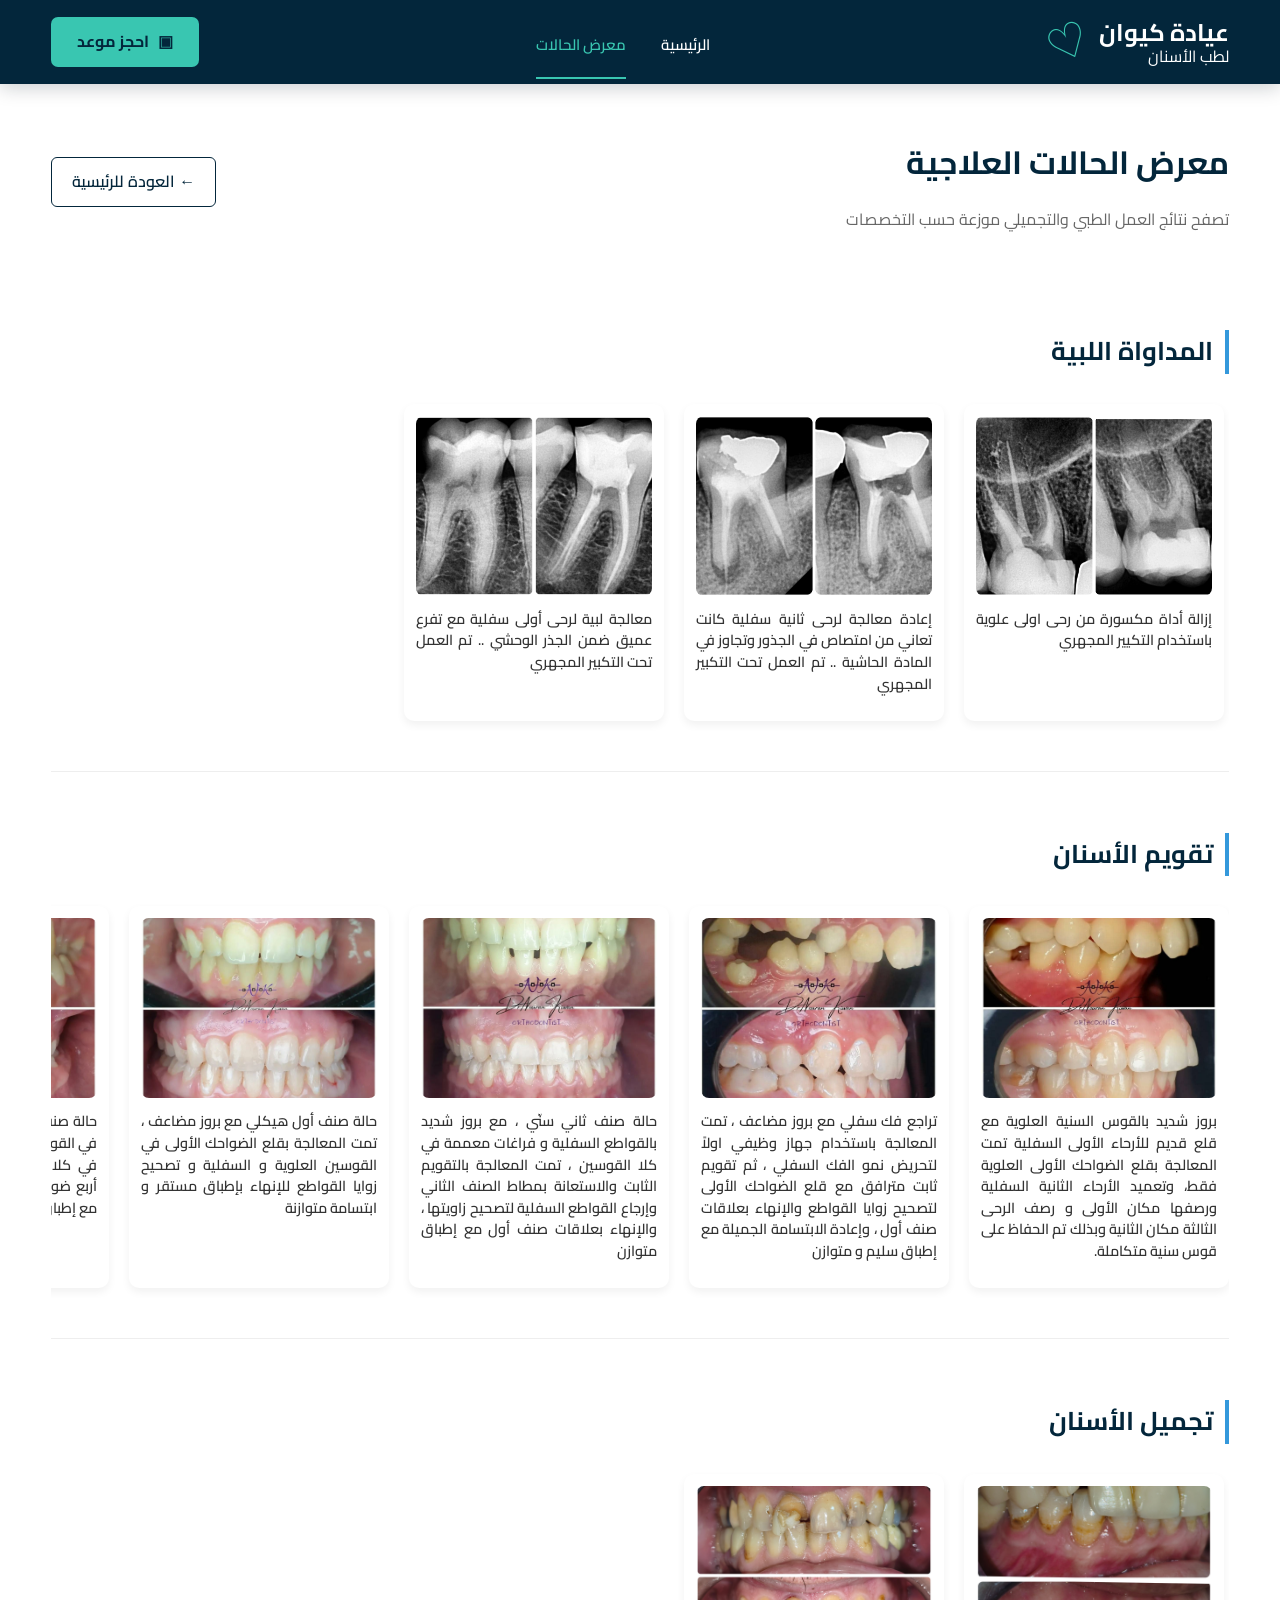
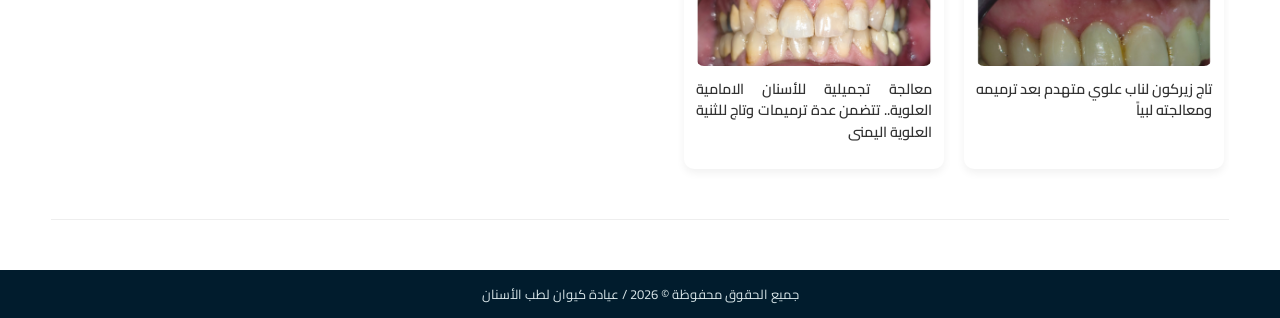
<file: cases.html>
<!doctype html>
<html lang="ar" dir="rtl">
<head>
  <!-- Google tag (gtag.js) -->
  <script async src="https://www.googletagmanager.com/gtag/js?id=G-BDJBF6QRRG"></script>
  <script>
    window.dataLayer = window.dataLayer || [];
    function gtag(){dataLayer.push(arguments);}
    gtag('js', new Date());

    gtag('config', 'G-BDJBF6QRRG');
  </script>

  <meta charset="utf-8">
  <meta name="viewport" content="width=device-width, initial-scale=1">
  <meta name="theme-color" content="#03263b">
  <meta name="description" content="معرض الحالات العلاجية - عيادة كيوان لطب الأسنان">
  <title>معرض الحالات العلاجية - عيادة كيوان</title>
  <link rel="preconnect" href="https://fonts.googleapis.com">
  <link rel="preconnect" href="https://fonts.gstatic.com" crossorigin>
  <link href="https://fonts.googleapis.com/css2?family=Cairo:wght@400;500;600;700;800&display=swap" rel="stylesheet">
  <link rel="stylesheet" href="styles.css">
  <style>
    .cases-page-section { padding: 40px 0; border-bottom: 1px solid #eee; }
    .cases-page-section h2 { font-size: 1.6rem; color: #03263b; margin-bottom: 20px; border-right: 4px solid #3498db; padding-right: 12px; }
    .cases-slider { display: flex; overflow-x: auto; gap: 20px; padding: 10px 5px; scroll-snap-type: x mandatory; scrollbar-width: thin; }
    .cases-slider::-webkit-scrollbar { height: 8px; }
    .cases-slider::-webkit-scrollbar-thumb { background: #ccc; border-radius: 4px; }
    /* تعديل الكارد للسماح بظهور النص بالكامل */
    .case-thumb-card { min-width: 260px; max-width: 260px; scroll-snap-align: start; background: #fff; padding: 12px; border-radius: 10px; box-shadow: 0 4px 8px rgba(0,0,0,0.06); text-align: center; display: flex; flex-direction: column; }
    .case-thumb-card img { width: 100%; height: 180px; object-fit: cover; border-radius: 8px; cursor: pointer; transition: 0.3s; }
    .case-thumb-card img:hover { transform: scale(1.02); }
    /* إزالة القص وتعديل ارتفاع النص ليظهر كاملاً */
    .case-thumb-card p { margin-top: 12px; font-size: 0.9rem; color: #333; font-weight: 600; line-height: 1.5; text-align: justify; }
    
    /* مودال التكبير */
    #modal { display: none; position: fixed; top:0; left:0; width: 100%; height: 100%; background: rgba(0,0,0,0.9); z-index: 9999; justify-content: center; align-items: center; }
    #modal img { max-width: 90%; max-height: 80%; border-radius: 5px; }
  </style>
</head>
<body>

<header class="site-header">
  <div class="container nav-wrap">
    <a class="brand" href="index.html" aria-label="عيادة كيوان لطب الأسنان">
      <span class="brand-text"><strong>عيادة كيوان</strong><small>لطب الأسنان</small></span>
      <span class="tooth-logo" aria-hidden="true">♡</span>
    </a>
    <nav class="nav">
      <a href="index.html">الرئيسية</a>
      <a class="active" href="cases.html">معرض الحالات</a>
    </nav>
    <a class="btn btn-primary nav-appointment" href="index.html#contact">▣ &nbsp; احجز موعد</a>
  </div>
</header>

<main class="container" style="padding-top: 30px; padding-bottom: 50px;">
  <div style="display: flex; justify-content: space-between; align-items: center; margin-bottom: 20px; flex-wrap: wrap; gap: 15px;">
    <div>
      <h1 style="color: #03263b; font-size: 2rem; margin-bottom: 5px;">معرض الحالات العلاجية</h1>
      <p style="color: #666;">تصفح نتائج العمل الطبي والتجميلي موزعة حسب التخصصات</p>
    </div>
    <a href="index.html" class="btn btn-outline" style="border: 1px solid #03263b; color: #03263b; padding: 8px 20px; border-radius: 6px; text-decoration: none; font-weight: 600;">← العودة للرئيسية</a>
  </div>

  <div id="cases-content">
    <p style="text-align: center; color: #888; padding: 40px;">جاري تحميل الحالات...</p>
  </div>
</main>

<div id="modal" onclick="this.style.display='none'">
  <span class="share-icon" onclick="event.stopPropagation(); if(navigator.share){navigator.share({title: 'حالة علاجية - عيادة كيوان', url: window.location.href}).catch(()=>{});}else{alert('ميزة المشاركة غير مدعومة');}">🔗 مشاركة</span>
  <img id="modal-img">
</div>

<footer>جميع الحقوق محفوظة © 2026 / عيادة كيوان لطب الأسنان</footer>

<script src="script.js?v=20260813"></script>
<script>
  fetch('assets/cases/cases-list.txt?t=' + new Date().getTime())
    .then(res => res.text())
    .then(data => {
      const container = document.getElementById('cases-content');
      let lines = data.split('\n').filter(l => l.trim());
      
      if(lines.length === 0) {
        container.innerHTML = '<p style="text-align: center; color: #888; padding: 40px;">لا توجد حالات مضافة حالياً.</p>';
        return;
      }
      
      lines.reverse();

      const categories = {};
      lines.forEach(line => {
        const parts = line.split('|');
        if(parts.length >= 2) {
          const file = parts[0].trim();
          const cat = parts[1].trim();
          const title = parts[2] ? parts[2].trim() : cat;
          
          if(!categories[cat]) categories[cat] = [];
          categories[cat].push({ file, title });
        }
      });

      container.innerHTML = '';
      for(const cat in categories) {
        let sectionHTML = `
          <section class="cases-page-section">
            <h2>${cat}</h2>
            <div class="cases-slider">`;
        
        categories[cat].forEach(item => {
          sectionHTML += `
            <div class="case-thumb-card">
              <img src="assets/cases/${item.file}" alt="${item.title}" onclick="document.getElementById('modal-img').src=this.src; document.getElementById('modal').style.display='flex'">
              <p>${item.title}</p>
            </div>`;
        });
        
        sectionHTML += `</div></section>`;
        container.innerHTML += sectionHTML;
      }
    })
    .catch(err => {
      console.error(err);
      document.getElementById('cases-content').innerHTML = '<p style="text-align: center; color: #e74c3c;">تعذر تحميل الحالات حالياً.</p>';
    });
</script>
</body>
</html>
</file>
<file: styles.css>
*{box-sizing:border-box}html{scroll-behavior:smooth}body{margin:0;font-family:"Cairo",sans-serif;color:#07283d;background:#fff;line-height:1.7}.container{width:min(1180px,92%);margin:auto}.site-header{height:84px;background:#03263b;color:#fff;position:sticky;top:0;z-index:20;box-shadow:0 4px 18px #00131f33}.nav-wrap{height:84px;display:flex;align-items:center;gap:34px}.brand{margin-right:0;display:flex;align-items:center;gap:10px;color:#fff;text-decoration:none}.brand-text{display:flex;flex-direction:column;line-height:1.15}.brand-text strong{font-size:24px}.brand-text small{font-size:16px}.tooth-logo{font-size:47px;line-height:1;color:#39c6b1;transform:rotate(-25deg);display:inline-block}.nav{display:flex;align-items:center;gap:35px;margin:auto}.nav a{color:#fff;text-decoration:none;font-size:15px;font-weight:600;padding:27px 0 20px;border-bottom:2px solid transparent}.nav a:hover,.nav a.active{color:#39c6b1;border-color:#39c6b1}.btn{display:inline-flex;align-items:center;justify-content:center;gap:6px;min-height:50px;padding:10px 25px;border-radius:7px;text-decoration:none;font-weight:700;border:1px solid transparent;transition:.2s;cursor:pointer}.btn-primary{background:#39c6b1;color:#03263b}.btn-primary:hover,.btn-whatsapp:hover{transform:translateY(-2px);filter:brightness(1.05)}.btn-whatsapp{background:#25c7a8;color:#fff}.btn-outline{border-color:#fff;color:#fff;background:transparent}.btn-outline:hover{background:#fff;color:#03263b}.btn-dark{background:#03263b;color:#fff}.btn-outline-light{border-color:#d7eef0;color:#fff;background:transparent}.menu-toggle{display:none;background:none;border:0;color:#fff;font-size:27px}.hero{height:480px;position:relative;overflow:hidden;background:#03263b}.hero-photo{position:absolute;inset:0;background-image:url("assets/clinic-room.jpg");background-size:cover;background-position:left center;filter:saturate(.9)}.hero-overlay{position:absolute;inset:0;background:linear-gradient(90deg,rgba(3,38,59,.12) 0%,rgba(3,38,59,.55) 42%,#03263b 67%,#03263b 100%)}.hero-content{height:100%;position:relative;display:flex;align-items:center;justify-content:flex-start}.hero-copy{width:58%;margin-right:0;text-align:right;color:#fff}.hero-copy h1{font-size:58px;line-height:1.12;margin:0 0 12px;font-weight:800}.hero-copy h1 span{color:#39c6b1}.hero-tag{font-size:21px;margin:0 0 24px}.features{display:flex;justify-content:flex-start;gap:42px;margin:10px 0 20px}.features div{display:flex;flex-direction:column;align-items:center;min-width:75px;text-align:center}.features i{font-style:normal;color:#39c6b1;font-size:26px;height:38px}.features b{font-size:14px}.hero-actions{display:flex;gap:14px;justify-content:flex-start}.section{padding:58px 0}.about{background:#fff}.about-grid{display:grid;grid-template-columns:1fr;gap:70px;align-items:center}.about-no-photo{max-width:760px}.phone-number{direction:ltr;unicode-bidi:isolate;display:inline-block;white-space:nowrap}.about-photo img{width:100%;height:270px;object-fit:cover;border-radius:8px;display:block}.about-copy{text-align:right}.eyebrow{font-size:28px;font-weight:800;margin:0 0 10px;position:relative;display:inline-block}.eyebrow:after,.section-title span{content:"";display:block;width:48px;height:3px;background:#39c6b1;margin-top:8px}.about-copy h2{display:none}.about-copy p{font-size:16px;color:#3c4d58;margin:8px 0}.about-copy .btn{margin-top:13px}.services{border-top:1px solid #e8edef}.section-title{text-align:center;margin-bottom:28px}.section-title h2{font-size:29px;margin:0;font-weight:800}.section-title span{margin:8px auto 0}.service-grid{display:grid;grid-template-columns:repeat(4,1fr);gap:28px}.service-card{border:1px solid #dbe5e6;border-radius:8px;padding:18px 10px 12px;text-align:right;background:#fff;box-shadow:0 5px 20px #05283d0a}.service-icon{width:50px;height:50px;border:1px solid #79d7cc;color:#0d8790;border-radius:50%;display:flex;align-items:center;justify-content:center;font-size:25px;margin-bottom:10px}.service-card h3{font-size:19px;min-height:55px;margin:0 4px 10px}.service-card img{width:100%;height:150px;object-fit:cover;border-radius:6px;display:block;aspect-ratio:3/2}.cases{background:#f2fbfa}.cases-grid{display:grid;grid-template-columns:repeat(4,1fr);gap:28px}.case-card{background:#fff;border:1px solid #dce7e7;border-radius:8px;overflow:hidden;box-shadow:0 4px 15px #05283d08}.case-images{display:grid;grid-template-columns:1fr 1fr;gap:6px;padding:8px 8px 0}.case-photo{position:relative;height:125px;overflow:hidden;border-radius:6px;background:#f5fbfa}.case-photo img{width:100%;height:100%;object-fit:cover;display:block}.case-photo span{position:absolute;z-index:1;top:7px;right:7px;background:rgba(3,38,59,.78);color:#fff;padding:3px 8px;border-radius:5px;font-size:11px;font-weight:700}.case-specialty{display:block;color:#159b91;font-size:11px;font-weight:700;margin-bottom:4px}.case-image{height:165px;background:#f5fbfa;display:flex;align-items:center;justify-content:center;padding:8px}.case-image img{width:100%;height:100%;object-fit:cover;border-radius:6px}.case-body{text-align:center;padding:12px}.case-body h3{font-size:16px;margin:0 0 3px}.case-body p{font-size:13px;margin:0 0 9px;color:#50616a}.case-body a{border:1px solid #8a9aa0;color:#183b4b;text-decoration:none;padding:6px 22px;border-radius:6px;font-size:13px;display:inline-block}.cases-note{text-align:center;color:#64757c;font-size:13px;margin:25px 0 0}.contact{background:#03263b;color:#fff;padding:52px 0 20px;overflow:hidden}.contact-grid{display:grid;grid-template-columns:1.2fr 1fr 300px;gap:28px;align-items:center}.contact h2{font-size:27px;margin:0 0 12px}.contact p{color:#dbe8eb}.contact-buttons{display:flex;gap:10px;flex-wrap:wrap;margin-top:18px}.contact-info{border-right:1px solid #3b5968;padding-right:28px}.info-row{display:flex;gap:14px;margin:13px 0}.info-icon{font-size:31px;color:#39c6b1}.info-row strong{color:#39c6b1}.info-row p{margin:3px 0;font-size:14px}.location-link{display:flex;flex-direction:column;gap:7px;color:#dbe8eb;text-decoration:none}.location-link span{font-size:14px}.location-link b{display:inline-flex;width:max-content;max-width:100%;padding:6px 12px;border:1px solid #39c6b1;border-radius:6px;color:#39c6b1;font-size:13px;font-weight:700}.location-link:hover b{background:#39c6b1;color:#03263b}.contact-photo{height:220px;overflow:hidden;border-radius:120px 0 0 120px;border:7px solid #39c6b1;border-left:0}.contact-photo img{width:100%;height:100%;object-fit:cover}footer{background:#011c2d;color:#d9e6e9;text-align:center;padding:13px;font-size:13px}.nav-appointment{margin-left:0;white-space:nowrap}.nav-wrap{direction:rtl}.hero-content{direction:rtl}@media(max-width:900px){.site-header,.nav-wrap{height:70px}.nav-wrap{gap:12px}.brand-text strong{font-size:20px}.brand-text small{font-size:13px}.tooth-logo{font-size:38px}.menu-toggle{display:block;margin-right:auto}.nav{display:none;position:absolute;top:70px;right:0;left:0;background:#03263b;flex-direction:column;gap:0;padding:8px 5%;border-top:1px solid #254657}.nav.open{display:flex}.nav a{width:100%;padding:10px 0;border-bottom:1px solid #1d4354}.nav-appointment{display:none}.hero{height:640px}.hero-overlay{background:linear-gradient(180deg,rgba(3,38,59,.28),#03263beF 67%)}.hero-photo{background-position:35% center}.hero-content{align-items:flex-end;padding-bottom:45px}.hero-copy{width:100%;text-align:center}.hero-copy h1{font-size:43px}.hero-tag{font-size:17px}.features{justify-content:center;gap:20px}.hero-actions{justify-content:center;flex-wrap:wrap}.about-grid{grid-template-columns:1fr;gap:25px}.about-copy{text-align:center}.eyebrow{font-size:26px}.about-copy .eyebrow:after{margin:7px auto}.service-grid,.cases-grid{grid-template-columns:repeat(2,1fr);gap:14px}.service-card h3{font-size:16px}.contact-grid{grid-template-columns:1fr}.contact-info{border-right:0;border-top:1px solid #3b5968;padding:18px 0 0}.contact-photo{height:210px;border-radius:20px;border:4px solid #39c6b1}.contact-cta{text-align:center}.contact-buttons{justify-content:center}}@media(max-width:560px){.case-photo{height:135px}.container{width:90%}.hero{height:620px}.hero-copy h1{font-size:38px}.features{gap:7px}.features div{min-width:68px}.features b{font-size:12px}.features i{font-size:21px}.hero-actions .btn{min-width:145px;padding:9px 14px}.section{padding:45px 0}.service-grid,.cases-grid{grid-template-columns:1fr}.service-card img{height:150px}.cases-grid .case-card{max-width:360px;margin:auto;width:100%}.contact h2{font-size:23px}.contact-buttons .btn{width:100%}}

.case-text-only .case-body{min-height:150px;display:flex;flex-direction:column;align-items:center;justify-content:center}.case-text-only .case-body h3{margin-bottom:4px}.case-text-only .case-body a{margin-top:4px}

/* الإضافات الجديدة الآمنة (زر واتساب عائم، أيقونة مشاركة، وتنسيق الخريطة) */
.float-whatsapp {
  position: fixed;
  bottom: 25px;
  left: 25px;
  background: #25d366;
  color: #fff;
  width: 55px;
  height: 55px;
  border-radius: 50%;
  display: flex;
  align-items: center;
  justify-content: center;
  font-size: 28px;
  box-shadow: 0 4px 15px rgba(0,0,0,0.3);
  z-index: 999;
  text-decoration: none;
  transition: transform 0.3s ease;
}
.float-whatsapp:hover {
  transform: scale(1.1);
}
.share-icon {
  position: absolute;
  top: 20px;
  right: 20px;
  color: white;
  cursor: pointer;
  font-size: 22px;
  background: rgba(0,0,0,0.6);
  padding: 10px 14px;
  border-radius: 50px;
  z-index: 10000;
  display: flex;
  align-items: center;
  gap: 6px;
}
.map-container {
  width: 100%;
  height: 350px;
  border-radius: 10px;
  overflow: hidden;
  box-shadow: 0 4px 15px rgba(0,0,0,0.08);
  margin-top: 20px;
}
</file>
